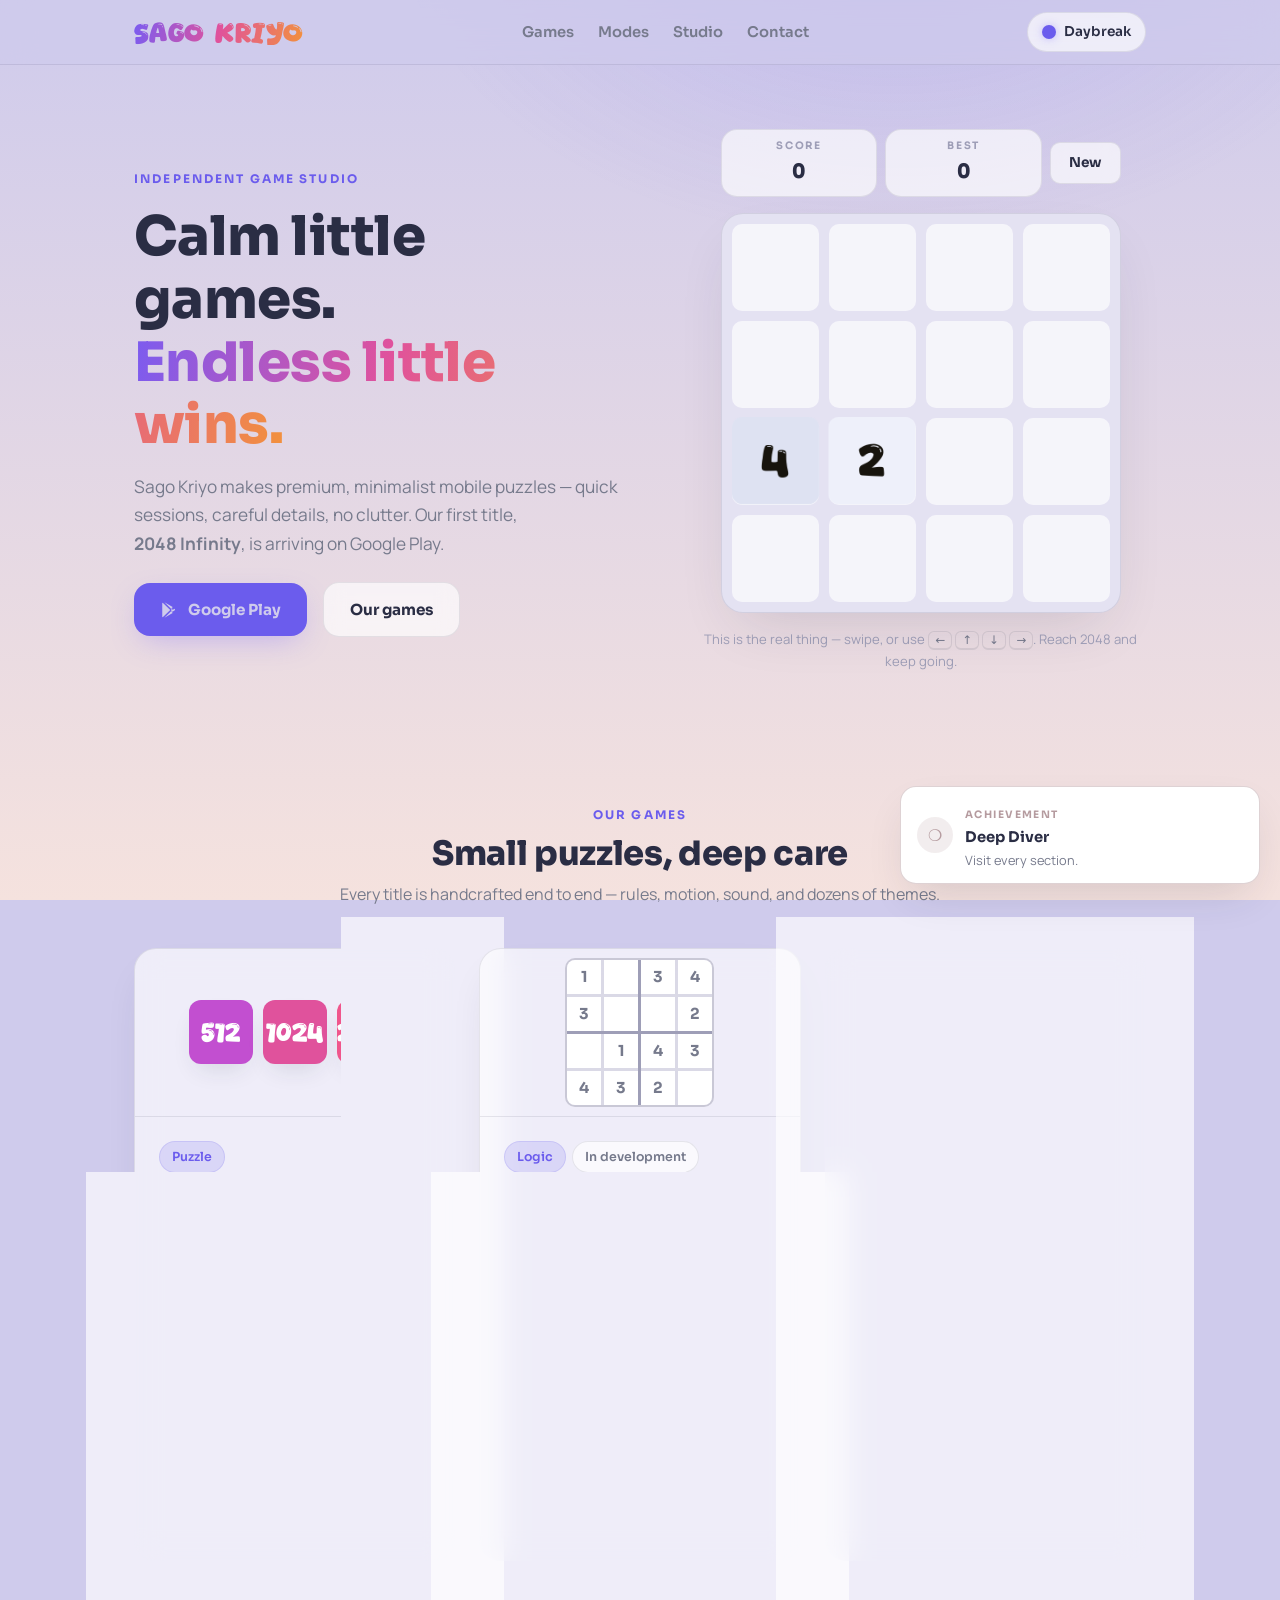
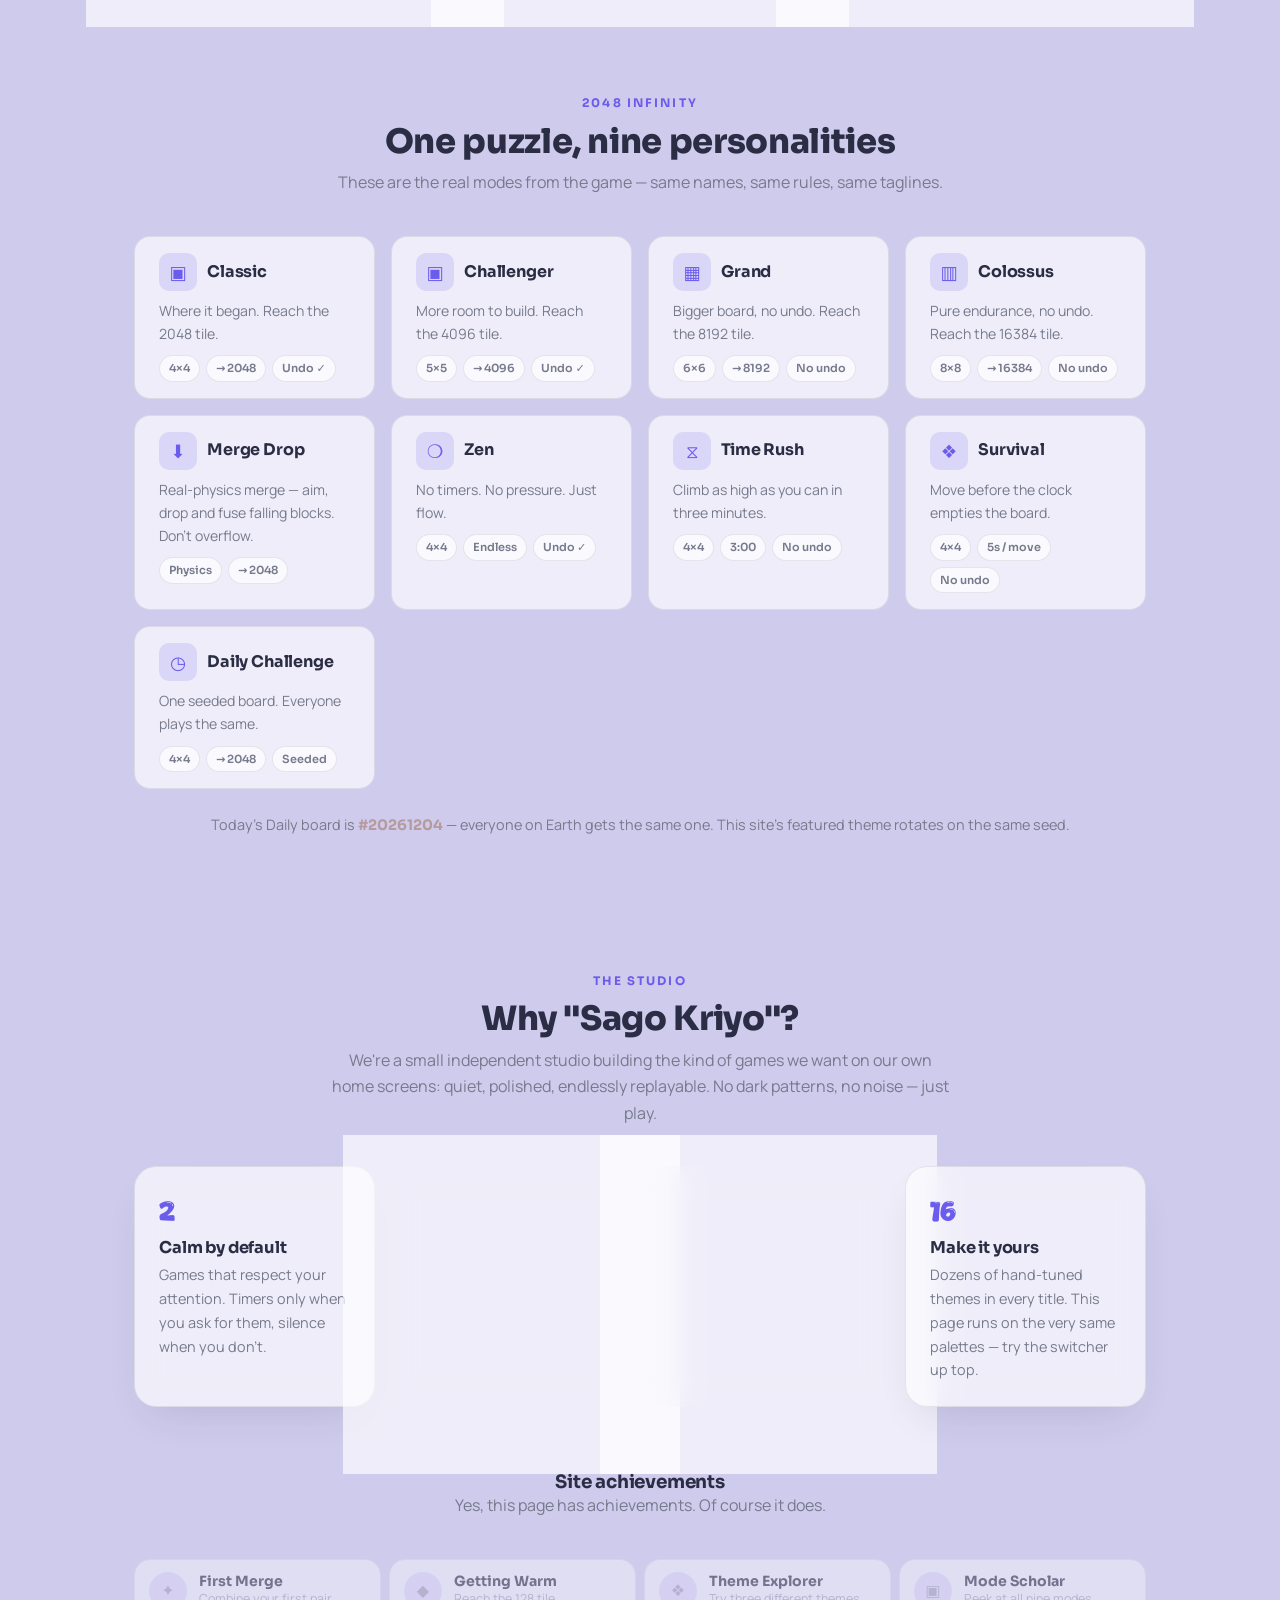
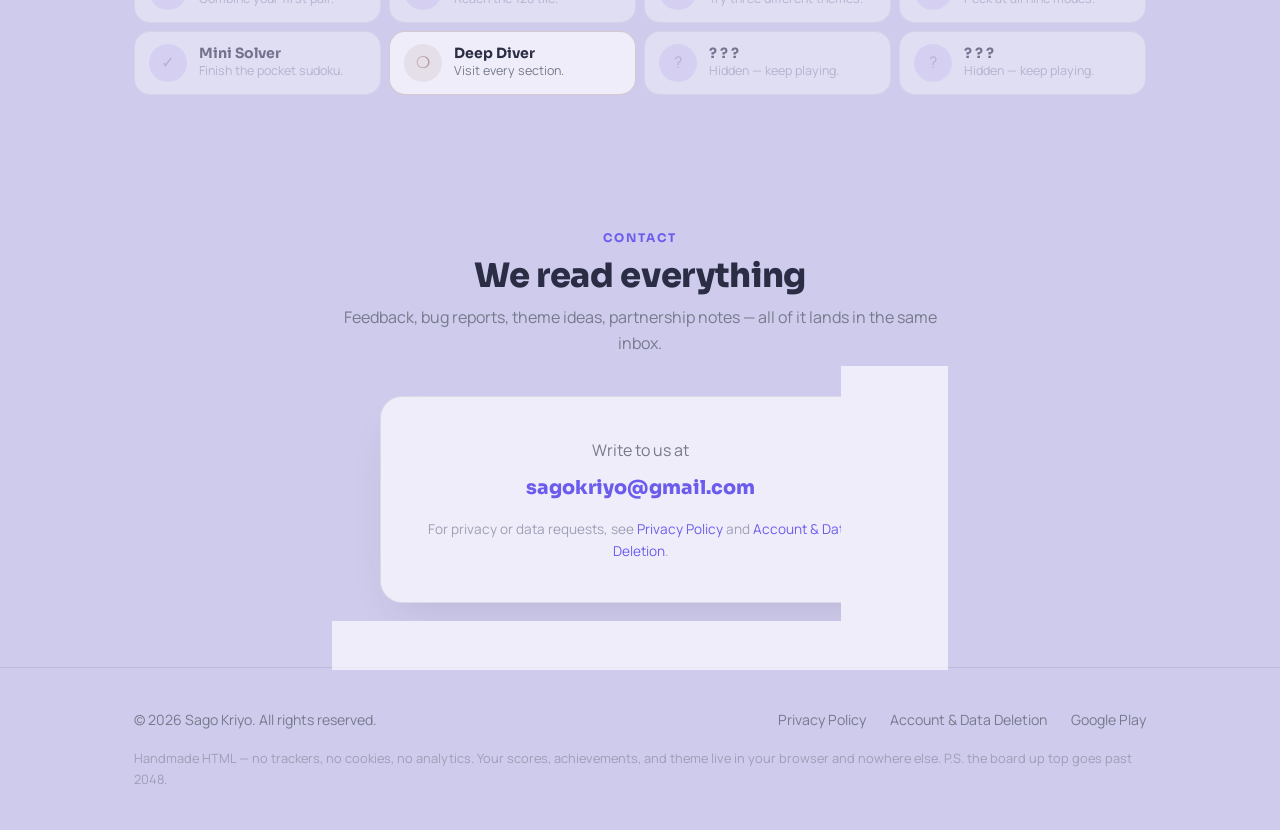
<file: index.html>
<!DOCTYPE html>
<html lang="en" data-theme="obsidian">
<head>
<meta charset="UTF-8">
<meta name="viewport" content="width=device-width, initial-scale=1.0, viewport-fit=cover">
<title>Sago Kriyo — Calm little games. Endless little wins.</title>
<meta name="description" content="Sago Kriyo is an independent mobile game studio. Our first title, 2048 Infinity, brings the classic merge puzzle to Google Play with 9 modes, 33 hand-tuned themes, and a calm premium feel. Play a real board right on this page.">
<link rel="canonical" href="https://sagokriyo.com/">

<meta property="og:type" content="website">
<meta property="og:site_name" content="Sago Kriyo">
<meta property="og:title" content="Sago Kriyo — Calm little games. Endless little wins.">
<meta property="og:description" content="Independent mobile game studio. 2048 Infinity is arriving on Google Play — 9 modes, 33 themes, offline, calm. Play a live board on the site.">
<meta property="og:url" content="https://sagokriyo.com/">
<meta property="og:image" content="https://sagokriyo.com/assets/og/og-image.png">
<meta property="og:image:width" content="1200">
<meta property="og:image:height" content="630">
<meta name="twitter:card" content="summary_large_image">

<meta name="color-scheme" content="dark light">
<meta name="theme-color" media="(prefers-color-scheme: dark)" content="#000000">
<meta name="theme-color" media="(prefers-color-scheme: light)" content="#cfcbec">

<link rel="icon" href="/favicon.svg" type="image/svg+xml">
<link rel="icon" href="/assets/icons/favicon-192.png" type="image/png" sizes="192x192">
<link rel="apple-touch-icon" href="/assets/icons/apple-touch-icon.png">

<link rel="preload" href="/assets/fonts/MalamPoek.ttf" as="font" type="font/ttf" crossorigin>
<link rel="preload" href="/assets/fonts/Sora.woff2" as="font" type="font/woff2" crossorigin>
<link rel="preload" href="/assets/fonts/Manrope.woff2" as="font" type="font/woff2" crossorigin>

<script src="/assets/js/themes.js?v=2"></script>
<script>SK.bootTheme();</script>
<link rel="stylesheet" href="/assets/css/site.css?v=2">
<script src="/assets/js/game2048.js?v=2" defer></script>
<script src="/assets/js/main.js?v=2" defer></script>

<script type="application/ld+json">
{
  "@context": "https://schema.org",
  "@graph": [
    {
      "@type": "Organization",
      "name": "Sago Kriyo",
      "url": "https://sagokriyo.com/",
      "logo": "https://sagokriyo.com/assets/icons/favicon-512.png",
      "email": "sagokriyo@gmail.com",
      "description": "Independent mobile game studio crafting calm, premium puzzle games."
    },
    {
      "@type": "MobileApplication",
      "name": "2048 Infinity",
      "operatingSystem": "ANDROID",
      "applicationCategory": "GameApplication",
      "genre": "Puzzle",
      "author": { "@type": "Organization", "name": "Sago Kriyo" },
      "installUrl": "https://play.google.com/store/apps/details?id=com.sagokriyo.infinity",
      "offers": { "@type": "Offer", "price": "0", "priceCurrency": "USD" }
    }
  ]
}
</script>
</head>
<body>
<a class="skip-link" href="#main">Skip to content</a>
<div class="bg-glow" aria-hidden="true"></div>

<header class="site-header">
  <div class="container">
    <nav aria-label="Main">
      <a class="wordmark" href="/">sago kriyo</a>
      <div class="nav-links">
        <a href="#games">Games</a>
        <a href="#modes">Modes</a>
        <a href="#about">Studio</a>
        <a href="#contact">Contact</a>
      </div>
      <div class="theme-ctl">
        <button class="theme-btn" type="button" aria-expanded="false" aria-haspopup="true">
          <span class="swatch" aria-hidden="true"></span>
          <span class="theme-name">Obsidian</span>
        </button>
        <div class="theme-pop" hidden aria-label="Choose a theme">
          <p class="dim" style="font-size:.8rem">All 33 palettes from 2048&nbsp;Infinity — the exact colors the game ships, grouped the way the game groups them.</p>
        </div>
      </div>
    </nav>
  </div>
</header>

<main id="main">

  <!-- ======================= hero ======================= -->
  <section class="hero" id="top">
    <div class="container hero-grid">
      <div class="hero-copy">
        <span class="eyebrow">Independent game studio</span>
        <h1>Calm little games.<br><span class="grad">Endless little wins.</span></h1>
        <p class="lead">Sago Kriyo makes premium, minimalist mobile puzzles — quick sessions, careful details, no clutter. Our first title, <strong>2048&nbsp;Infinity</strong>, is arriving on Google&nbsp;Play.</p>
        <div class="hero-ctas">
          <a class="btn btn--primary" href="https://play.google.com/store/apps/details?id=com.sagokriyo.infinity" rel="noopener">
            <svg width="18" height="18" viewBox="0 0 24 24" fill="currentColor" aria-hidden="true"><path d="M3.6 2.3 13.7 12 3.6 21.7c-.4-.2-.6-.6-.6-1.1V3.4c0-.5.2-.9.6-1.1zm11.5 8.3L5.9 1.7l11 6.3-1.8 2.6zm1.4 1.4 2.9-1.7c.8.5.8 1.7 0 2.2l-2.9 1.7-2-2.2 2-2zm-1.4 1.4 1.8 2.6-11 6.3 9.2-8.9z"/></svg>
            Google&nbsp;Play
          </a>
          <a class="btn btn--glass" href="#games">Our games</a>
        </div>
      </div>

      <div class="board-wrap">
        <div class="board-hud">
          <div class="hud-stat"><span class="k">Score</span><span class="v" id="hud-score" aria-live="polite">0</span></div>
          <div class="hud-stat"><span class="k">Best</span><span class="v" id="hud-best">0</span></div>
          <button class="btn btn--glass btn--small" id="hud-new" type="button" title="Start a new game">New</button>
        </div>
        <div class="board" id="hero-board" tabindex="0" role="application"
             aria-label="Playable 2048 board. Use the arrow keys or swipe to slide tiles.">
          <div class="board-cells" aria-hidden="true">
            <div class="cell"></div><div class="cell"></div><div class="cell"></div><div class="cell"></div>
            <div class="cell"></div><div class="cell"></div><div class="cell"></div><div class="cell"></div>
            <div class="cell"></div><div class="cell"></div><div class="cell"></div><div class="cell"></div>
            <div class="cell"></div><div class="cell"></div><div class="cell"></div><div class="cell"></div>
          </div>
          <div class="tiles" aria-hidden="true"></div>
        </div>
        <p class="board-hint">This is the real thing — swipe, or use <kbd>←</kbd> <kbd>↑</kbd> <kbd>↓</kbd> <kbd>→</kbd>. Reach 2048 and keep going.</p>
        <noscript><p class="board-hint">The playable board needs JavaScript — the games below don't.</p></noscript>
      </div>
    </div>
  </section>

  <!-- ======================= games ======================= -->
  <section id="games">
    <div class="container">
      <div class="sec-head reveal">
        <span class="eyebrow">Our games</span>
        <h2>Small puzzles, deep care</h2>
        <p>Every title is handcrafted end to end — rules, motion, sound, and dozens of themes.</p>
      </div>
      <div class="games-grid">

        <article class="card card--hover game-card reveal">
          <div class="game-art art-2048" aria-hidden="true">
            <div class="mini" style="background:#c24fd0;color:#fff">512</div>
            <div class="mini" style="background:#e0529c;color:#fff">1024</div>
            <div class="mini" style="background:#f0568c;color:#fff">2048</div>
          </div>
          <div class="game-body">
            <div class="game-meta">
              <span class="pill pill--accent">Puzzle</span>
              <span class="pill pill--gold">Launching soon on Google Play</span>
            </div>
            <h3>2048 Infinity</h3>
            <p>The classic merge puzzle, rebuilt as something you'll want to live in. Slide, merge, and climb from quiet neutrals to warm gold — then keep going past 2048, forever.</p>
            <div class="game-meta">
              <span class="pill">9 modes</span>
              <span class="pill">33 themes</span>
              <span class="pill">Offline</span>
              <span class="pill">4×4 → 8×8</span>
            </div>
            <div class="game-cta">
              <a class="btn btn--primary btn--small" href="https://play.google.com/store/apps/details?id=com.sagokriyo.infinity" rel="noopener">Google Play</a>
              <a class="btn btn--ghost btn--small" href="#modes">See the modes</a>
            </div>
          </div>
        </article>

        <article class="card card--hover game-card reveal">
          <div class="game-art" aria-label="Pocket sudoku — tap an empty cell to fill it">
            <div class="sudoku-mini">
              <span class="given">1</span><button type="button" data-rc="0,1" aria-label="Reveal cell"></button><span class="given">3</span><span class="given">4</span>
              <span class="given">3</span><button type="button" data-rc="1,1" aria-label="Reveal cell"></button><button type="button" data-rc="1,2" aria-label="Reveal cell"></button><span class="given">2</span>
              <button type="button" data-rc="2,0" aria-label="Reveal cell"></button><span class="given">1</span><span class="given">4</span><span class="given">3</span>
              <span class="given">4</span><span class="given">3</span><span class="given">2</span><button type="button" data-rc="3,3" aria-label="Reveal cell"></button>
            </div>
          </div>
          <div class="game-body">
            <div class="game-meta">
              <span class="pill pill--accent">Logic</span>
              <span class="pill">In development</span>
            </div>
            <h3>Sudoku</h3>
            <p>A serene take on the classic — from Killer to Thermo to shape variants, with a seeded daily challenge and leaderboards to climb. Try the pocket board above.</p>
            <div class="game-meta">
              <span class="pill">13+ modes</span>
              <span class="pill">Daily leaderboards</span>
              <span class="pill">Serene pace</span>
            </div>
          </div>
        </article>

        <article class="card game-card reveal">
          <div class="game-art" aria-hidden="true">
            <div class="art-mystery">?</div>
          </div>
          <div class="game-body">
            <div class="game-meta">
              <span class="pill">Unannounced</span>
            </div>
            <h3>Two tiles are touching…</h3>
            <p>Something new is forming in the studio. It's small, it's calm, and it merges beautifully. Watch this space.</p>
          </div>
        </article>

      </div>
    </div>
  </section>

  <!-- ======================= modes ======================= -->
  <section id="modes">
    <div class="container">
      <div class="sec-head reveal">
        <span class="eyebrow">2048 Infinity</span>
        <h2>One puzzle, nine personalities</h2>
        <p>These are the real modes from the game — same names, same rules, same taglines.</p>
      </div>
      <div class="modes-grid">
        <button class="mode-chip reveal" type="button" data-mode="classic" aria-pressed="false">
          <div class="mode-top"><span class="glyph" aria-hidden="true">▣</span><h3>Classic</h3></div>
          <p class="tagline">Where it began. Reach the 2048 tile.</p>
          <div class="mode-specs"><span class="pill">4×4</span><span class="pill">→ 2048</span><span class="pill">Undo ✓</span></div>
        </button>
        <button class="mode-chip reveal" type="button" data-mode="challenger" aria-pressed="false">
          <div class="mode-top"><span class="glyph" aria-hidden="true">▣</span><h3>Challenger</h3></div>
          <p class="tagline">More room to build. Reach the 4096 tile.</p>
          <div class="mode-specs"><span class="pill">5×5</span><span class="pill">→ 4096</span><span class="pill">Undo ✓</span></div>
        </button>
        <button class="mode-chip reveal" type="button" data-mode="grand" aria-pressed="false">
          <div class="mode-top"><span class="glyph" aria-hidden="true">▦</span><h3>Grand</h3></div>
          <p class="tagline">Bigger board, no undo. Reach the 8192 tile.</p>
          <div class="mode-specs"><span class="pill">6×6</span><span class="pill">→ 8192</span><span class="pill">No undo</span></div>
        </button>
        <button class="mode-chip reveal" type="button" data-mode="colossus" aria-pressed="false">
          <div class="mode-top"><span class="glyph" aria-hidden="true">▥</span><h3>Colossus</h3></div>
          <p class="tagline">Pure endurance, no undo. Reach the 16384 tile.</p>
          <div class="mode-specs"><span class="pill">8×8</span><span class="pill">→ 16384</span><span class="pill">No undo</span></div>
        </button>
        <button class="mode-chip reveal" type="button" data-mode="merge_drop" aria-pressed="false">
          <div class="mode-top"><span class="glyph" aria-hidden="true">⬇</span><h3>Merge Drop</h3></div>
          <p class="tagline">Real-physics merge — aim, drop and fuse falling blocks. Don't overflow.</p>
          <div class="mode-specs"><span class="pill">Physics</span><span class="pill">→ 2048</span></div>
        </button>
        <button class="mode-chip reveal" type="button" data-mode="zen" aria-pressed="false">
          <div class="mode-top"><span class="glyph" aria-hidden="true">❍</span><h3>Zen</h3></div>
          <p class="tagline">No timers. No pressure. Just flow.</p>
          <div class="mode-specs"><span class="pill">4×4</span><span class="pill">Endless</span><span class="pill">Undo ✓</span></div>
        </button>
        <button class="mode-chip reveal" type="button" data-mode="time_rush" aria-pressed="false">
          <div class="mode-top"><span class="glyph" aria-hidden="true">⧖</span><h3>Time Rush</h3></div>
          <p class="tagline">Climb as high as you can in three minutes.</p>
          <div class="mode-specs"><span class="pill">4×4</span><span class="pill">3:00</span><span class="pill">No undo</span></div>
        </button>
        <button class="mode-chip reveal" type="button" data-mode="survival" aria-pressed="false">
          <div class="mode-top"><span class="glyph" aria-hidden="true">❖</span><h3>Survival</h3></div>
          <p class="tagline">Move before the clock empties the board.</p>
          <div class="mode-specs"><span class="pill">4×4</span><span class="pill">5s / move</span><span class="pill">No undo</span></div>
        </button>
        <button class="mode-chip reveal" type="button" data-mode="daily" aria-pressed="false">
          <div class="mode-top"><span class="glyph" aria-hidden="true">◷</span><h3>Daily Challenge</h3></div>
          <p class="tagline">One seeded board. Everyone plays the same.</p>
          <div class="mode-specs"><span class="pill">4×4</span><span class="pill">→ 2048</span><span class="pill">Seeded</span></div>
        </button>
      </div>
      <p class="modes-daily-note reveal">Today's Daily board is <strong data-daily-seed>#</strong> — everyone on Earth gets the same one. This site's featured theme rotates on the same seed.</p>
    </div>
  </section>

  <!-- ======================= about ======================= -->
  <section id="about">
    <div class="container">
      <div class="sec-head reveal">
        <span class="eyebrow">The studio</span>
        <h2>Why "Sago Kriyo"?</h2>
        <p>We're a small independent studio building the kind of games we want on our own home screens: quiet, polished, endlessly replayable. No dark patterns, no noise — just play.</p>
      </div>
      <div class="pillars">
        <div class="card pillar reveal">
          <span class="num" aria-hidden="true">2</span>
          <h3>Calm by default</h3>
          <p>Games that respect your attention. Timers only when you ask for them, silence when you don't.</p>
        </div>
        <div class="card pillar reveal">
          <span class="num" aria-hidden="true">4</span>
          <h3>Progression as ascent</h3>
          <p>Quiet neutrals climb toward warm gold. Growth should feel like light changing, not confetti shouting.</p>
        </div>
        <div class="card pillar reveal">
          <span class="num" aria-hidden="true">8</span>
          <h3>Motion with restraint</h3>
          <p>Every animation earns its place — and steps aside entirely if your device asks for reduced motion.</p>
        </div>
        <div class="card pillar reveal">
          <span class="num" aria-hidden="true">16</span>
          <h3>Make it yours</h3>
          <p>Dozens of hand-tuned themes in every title. This page runs on the very same palettes — try the switcher up top.</p>
        </div>
      </div>

      <div class="sec-head reveal" style="margin-top:var(--sp-2xl)">
        <h3>Site achievements</h3>
        <p class="dim">Yes, this page has achievements. Of course it does.</p>
      </div>
      <div class="ach-gallery reveal" aria-label="Site achievements">
        <div class="ach" data-ach="first_merge"><span class="ach-icon" aria-hidden="true">✦</span><div><div class="t">First Merge</div><div class="d">Combine your first pair.</div></div></div>
        <div class="ach" data-ach="reach_128"><span class="ach-icon" aria-hidden="true">◆</span><div><div class="t">Getting Warm</div><div class="d">Reach the 128 tile.</div></div></div>
        <div class="ach" data-ach="theme_explorer"><span class="ach-icon" aria-hidden="true">❖</span><div><div class="t">Theme Explorer</div><div class="d">Try three different themes.</div></div></div>
        <div class="ach" data-ach="mode_scholar"><span class="ach-icon" aria-hidden="true">▣</span><div><div class="t">Mode Scholar</div><div class="d">Peek at all nine modes.</div></div></div>
        <div class="ach" data-ach="mini_solver"><span class="ach-icon" aria-hidden="true">✓</span><div><div class="t">Mini Solver</div><div class="d">Finish the pocket sudoku.</div></div></div>
        <div class="ach" data-ach="deep_diver"><span class="ach-icon" aria-hidden="true">❍</span><div><div class="t">Deep Diver</div><div class="d">Visit every section.</div></div></div>
        <div class="ach" data-ach="reach_2048"><span class="ach-icon" aria-hidden="true">∞</span><div><div class="t">Infinity</div><div class="d">Reach the 2048 tile.</div></div></div>
        <div class="ach" data-ach="steady_hand"><span class="ach-icon" aria-hidden="true">◷</span><div><div class="t">Steady Hand</div><div class="d">Visit on three different days.</div></div></div>
      </div>
    </div>
  </section>

  <!-- ======================= contact ======================= -->
  <section id="contact">
    <div class="container">
      <div class="sec-head reveal">
        <span class="eyebrow">Contact</span>
        <h2>We read everything</h2>
        <p>Feedback, bug reports, theme ideas, partnership notes — all of it lands in the same inbox.</p>
      </div>
      <div class="card contact-card reveal">
        <p class="dim" style="margin-bottom:8px">Write to us at</p>
        <a class="email" href="mailto:sagokriyo@gmail.com">sagokriyo@gmail.com</a>
        <p class="faint" style="margin-top:14px;font-size:.85rem">For privacy or data requests, see <a href="/privacy/">Privacy Policy</a> and <a href="/delete-account/">Account &amp; Data Deletion</a>.</p>
      </div>
    </div>
  </section>

</main>

<footer class="site-footer">
  <div class="container">
    <div class="foot-grid">
      <div>© <span id="yr">2026</span> Sago Kriyo. All rights reserved.</div>
      <div class="foot-links">
        <a href="/privacy/">Privacy Policy</a>
        <a href="/delete-account/">Account &amp; Data Deletion</a>
        <a href="https://play.google.com/store/apps/details?id=com.sagokriyo.infinity" rel="noopener">Google Play</a>
      </div>
    </div>
    <p class="foot-note">Handmade HTML — no trackers, no cookies, no analytics. Your scores, achievements, and theme live in your browser and nowhere else. P.S. the board up top goes past 2048.</p>
  </div>
</footer>
</body>
</html>
</file>
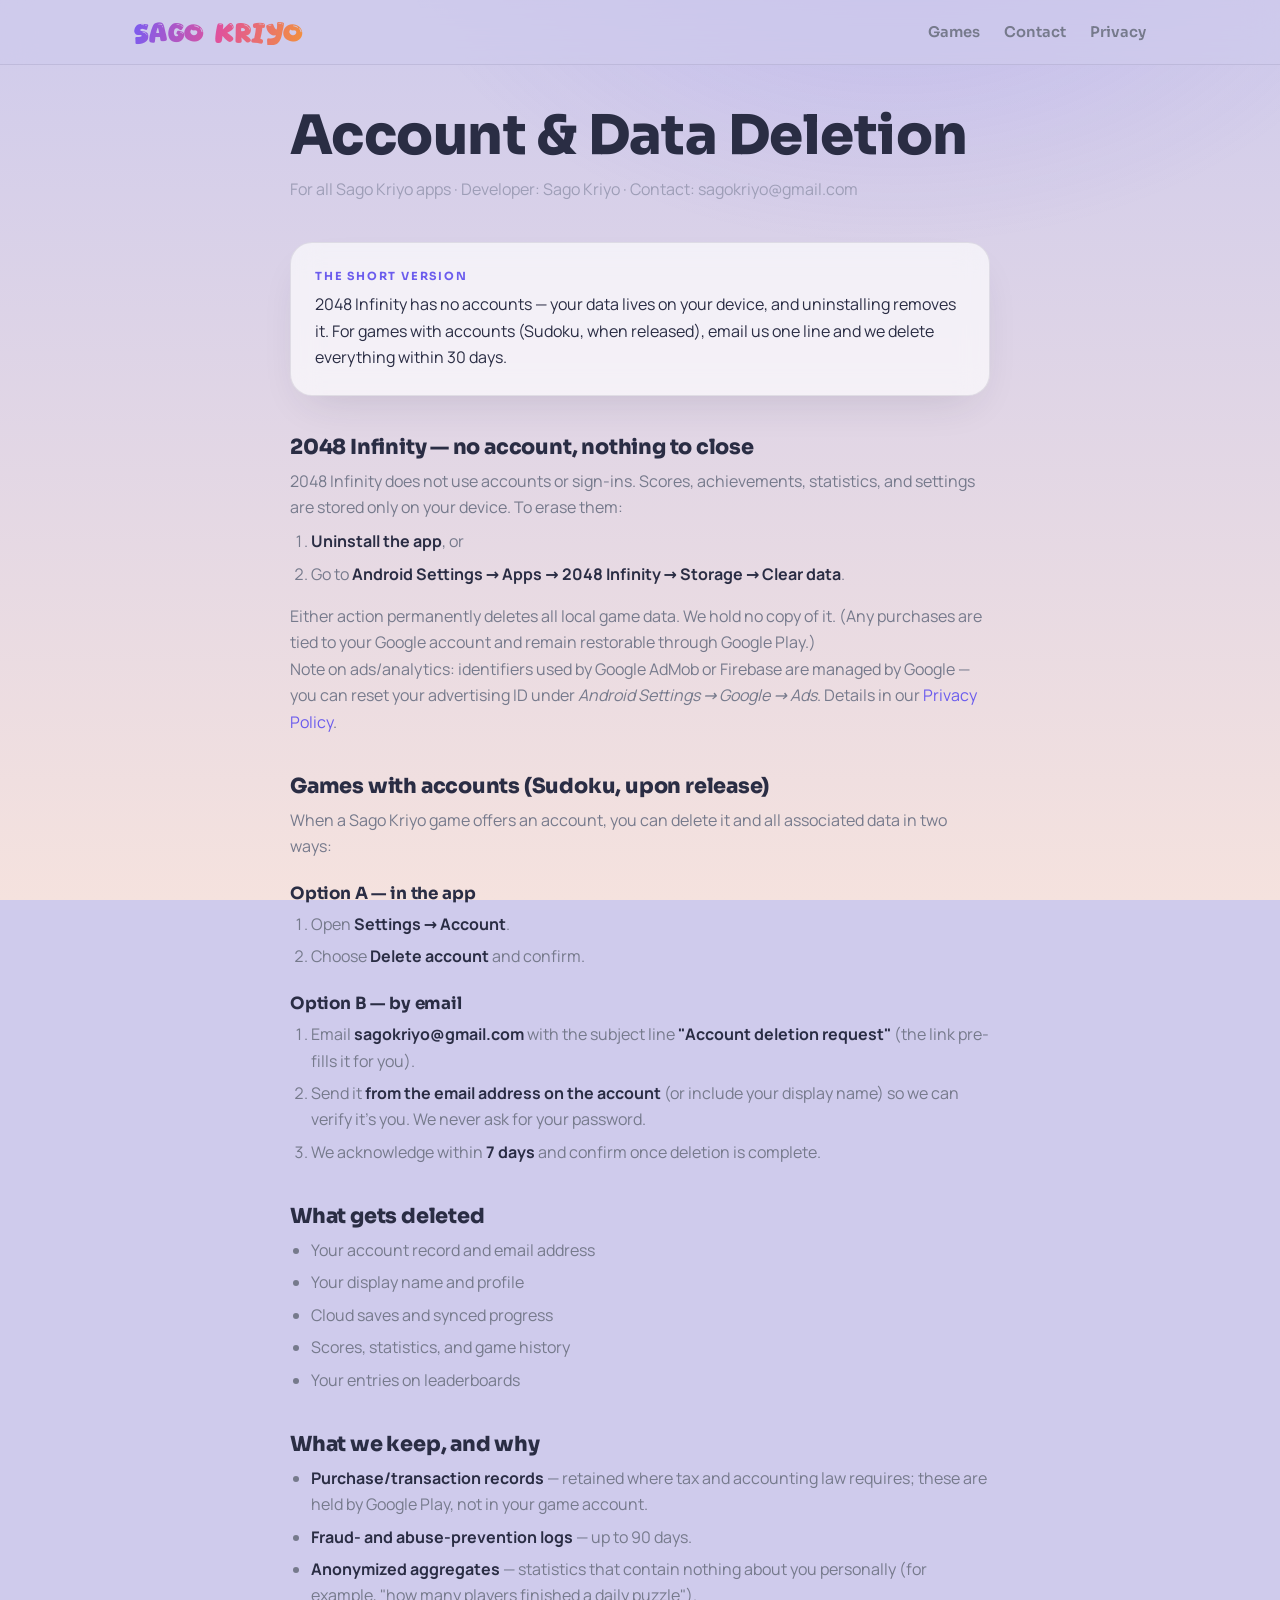
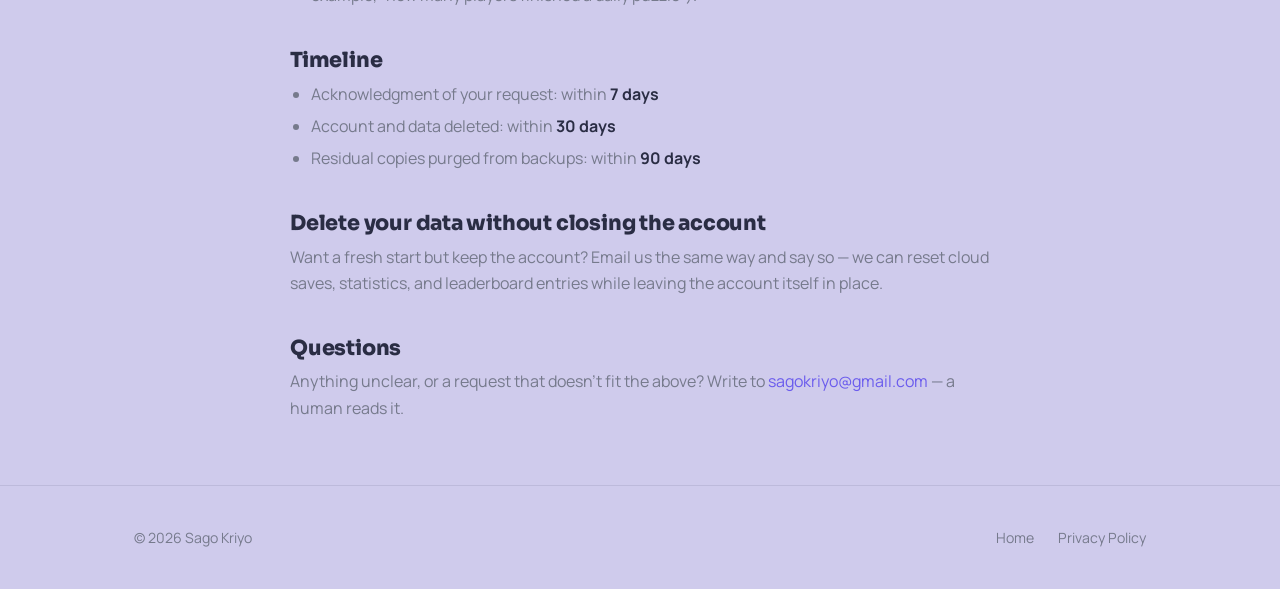
<file: delete-account/index.html>
<!DOCTYPE html>
<html lang="en" data-theme="obsidian">
<head>
<meta charset="UTF-8">
<meta name="viewport" content="width=device-width, initial-scale=1.0, viewport-fit=cover">
<title>Account &amp; Data Deletion — Sago Kriyo</title>
<meta name="description" content="How to delete your account and data in Sago Kriyo games, including 2048 Infinity and Sudoku. What gets deleted, what we keep, and how long it takes.">
<link rel="canonical" href="https://sagokriyo.com/delete-account/">
<meta name="color-scheme" content="dark light">
<meta name="theme-color" media="(prefers-color-scheme: dark)" content="#000000">
<meta name="theme-color" media="(prefers-color-scheme: light)" content="#cfcbec">
<link rel="icon" href="/favicon.svg" type="image/svg+xml">
<link rel="apple-touch-icon" href="/assets/icons/apple-touch-icon.png">
<script src="/assets/js/themes.js?v=2"></script>
<script>SK.bootTheme();</script>
<link rel="stylesheet" href="/assets/css/site.css?v=2">
</head>
<body>
<a class="skip-link" href="#main">Skip to content</a>
<div class="bg-glow" aria-hidden="true"></div>

<header class="site-header">
  <div class="container">
    <nav aria-label="Main">
      <a class="wordmark" href="/">sago kriyo</a>
      <div class="nav-links">
        <a href="/#games">Games</a>
        <a href="/#contact">Contact</a>
        <a href="/privacy/">Privacy</a>
      </div>
    </nav>
  </div>
</header>

<main id="main" class="container">
  <article class="prose">
    <h1>Account &amp; Data Deletion</h1>
    <p class="meta">For all Sago Kriyo apps · Developer: Sago Kriyo · Contact: sagokriyo@gmail.com</p>

    <div class="card summary-card">
      <span class="k">The short version</span>
      <p>2048 Infinity has no accounts — your data lives on your device, and uninstalling removes it. For games with accounts (Sudoku, when released), email us one line and we delete everything within 30 days.</p>
    </div>

    <h2>2048 Infinity — no account, nothing to close</h2>
    <p>2048 Infinity does not use accounts or sign-ins. Scores, achievements, statistics, and settings are stored only on your device. To erase them:</p>
    <ol>
      <li><strong>Uninstall the app</strong>, or</li>
      <li>Go to <strong>Android Settings → Apps → 2048 Infinity → Storage → Clear data</strong>.</li>
    </ol>
    <p>Either action permanently deletes all local game data. We hold no copy of it. (Any purchases are tied to your Google account and remain restorable through Google Play.)</p>
    <p class="dim">Note on ads/analytics: identifiers used by Google AdMob or Firebase are managed by Google — you can reset your advertising ID under <em>Android Settings → Google → Ads</em>. Details in our <a href="/privacy/">Privacy Policy</a>.</p>

    <h2>Games with accounts (Sudoku, upon release)</h2>
    <p>When a Sago Kriyo game offers an account, you can delete it and all associated data in two ways:</p>
    <h3>Option A — in the app</h3>
    <ol>
      <li>Open <strong>Settings → Account</strong>.</li>
      <li>Choose <strong>Delete account</strong> and confirm.</li>
    </ol>
    <h3>Option B — by email</h3>
    <ol>
      <li>Email <a href="mailto:sagokriyo@gmail.com?subject=Account%20deletion%20request&amp;body=Please%20delete%20my%20account%20and%20all%20associated%20data.%0A%0AGame%3A%20%0AAccount%20email%20or%20display%20name%3A%20"><strong>sagokriyo@gmail.com</strong></a> with the subject line <strong>"Account deletion request"</strong> (the link pre-fills it for you).</li>
      <li>Send it <strong>from the email address on the account</strong> (or include your display name) so we can verify it's you. We never ask for your password.</li>
      <li>We acknowledge within <strong>7 days</strong> and confirm once deletion is complete.</li>
    </ol>

    <h2>What gets deleted</h2>
    <ul>
      <li>Your account record and email address</li>
      <li>Your display name and profile</li>
      <li>Cloud saves and synced progress</li>
      <li>Scores, statistics, and game history</li>
      <li>Your entries on leaderboards</li>
    </ul>

    <h2>What we keep, and why</h2>
    <ul>
      <li><strong>Purchase/transaction records</strong> — retained where tax and accounting law requires; these are held by Google Play, not in your game account.</li>
      <li><strong>Fraud- and abuse-prevention logs</strong> — up to 90 days.</li>
      <li><strong>Anonymized aggregates</strong> — statistics that contain nothing about you personally (for example, "how many players finished a daily puzzle").</li>
    </ul>

    <h2>Timeline</h2>
    <ul>
      <li>Acknowledgment of your request: within <strong>7 days</strong></li>
      <li>Account and data deleted: within <strong>30 days</strong></li>
      <li>Residual copies purged from backups: within <strong>90 days</strong></li>
    </ul>

    <h2>Delete your data without closing the account</h2>
    <p>Want a fresh start but keep the account? Email us the same way and say so — we can reset cloud saves, statistics, and leaderboard entries while leaving the account itself in place.</p>

    <h2>Questions</h2>
    <p>Anything unclear, or a request that doesn't fit the above? Write to <a href="mailto:sagokriyo@gmail.com">sagokriyo@gmail.com</a> — a human reads it.</p>
  </article>
</main>

<footer class="site-footer">
  <div class="container">
    <div class="foot-grid">
      <div>© <span id="yr">2026</span> Sago Kriyo</div>
      <div class="foot-links">
        <a href="/">Home</a>
        <a href="/privacy/">Privacy Policy</a>
      </div>
    </div>
  </div>
</footer>
<script>document.getElementById('yr').textContent = new Date().getFullYear();</script>
</body>
</html>
</file>
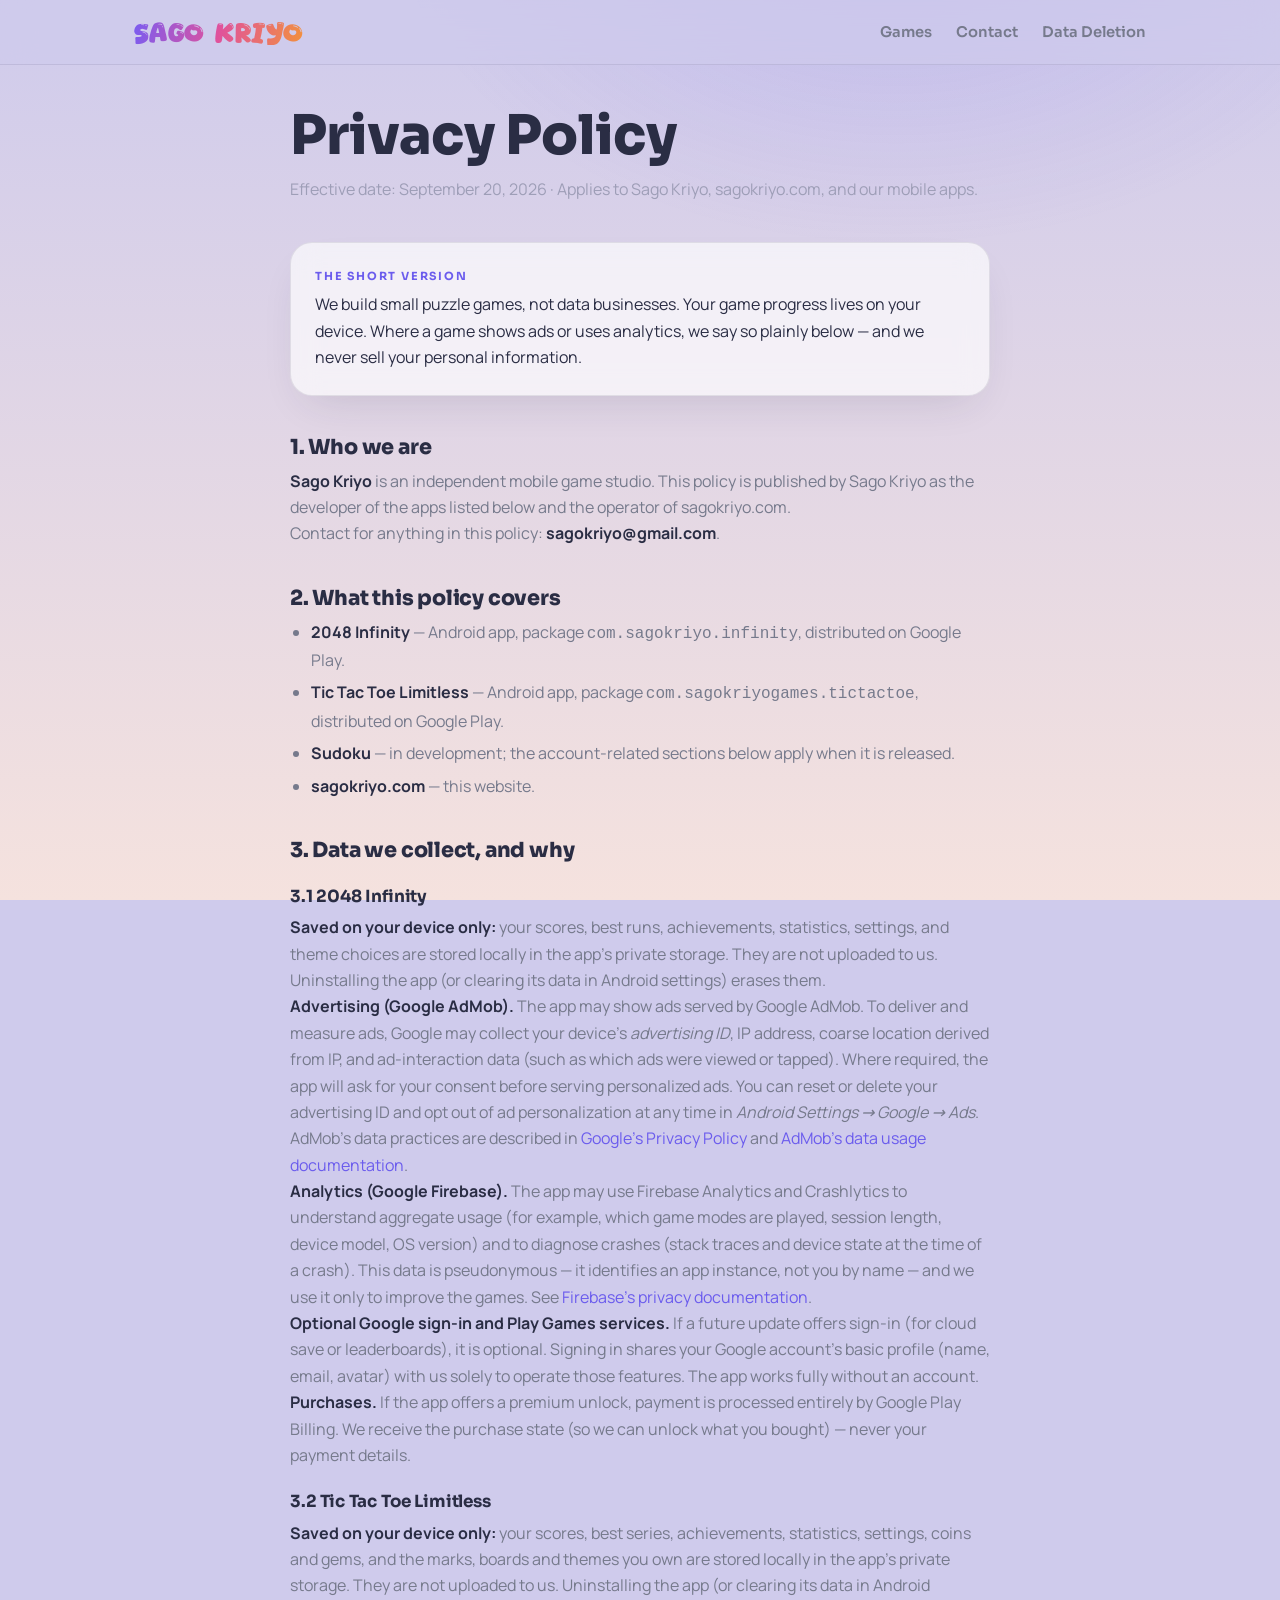
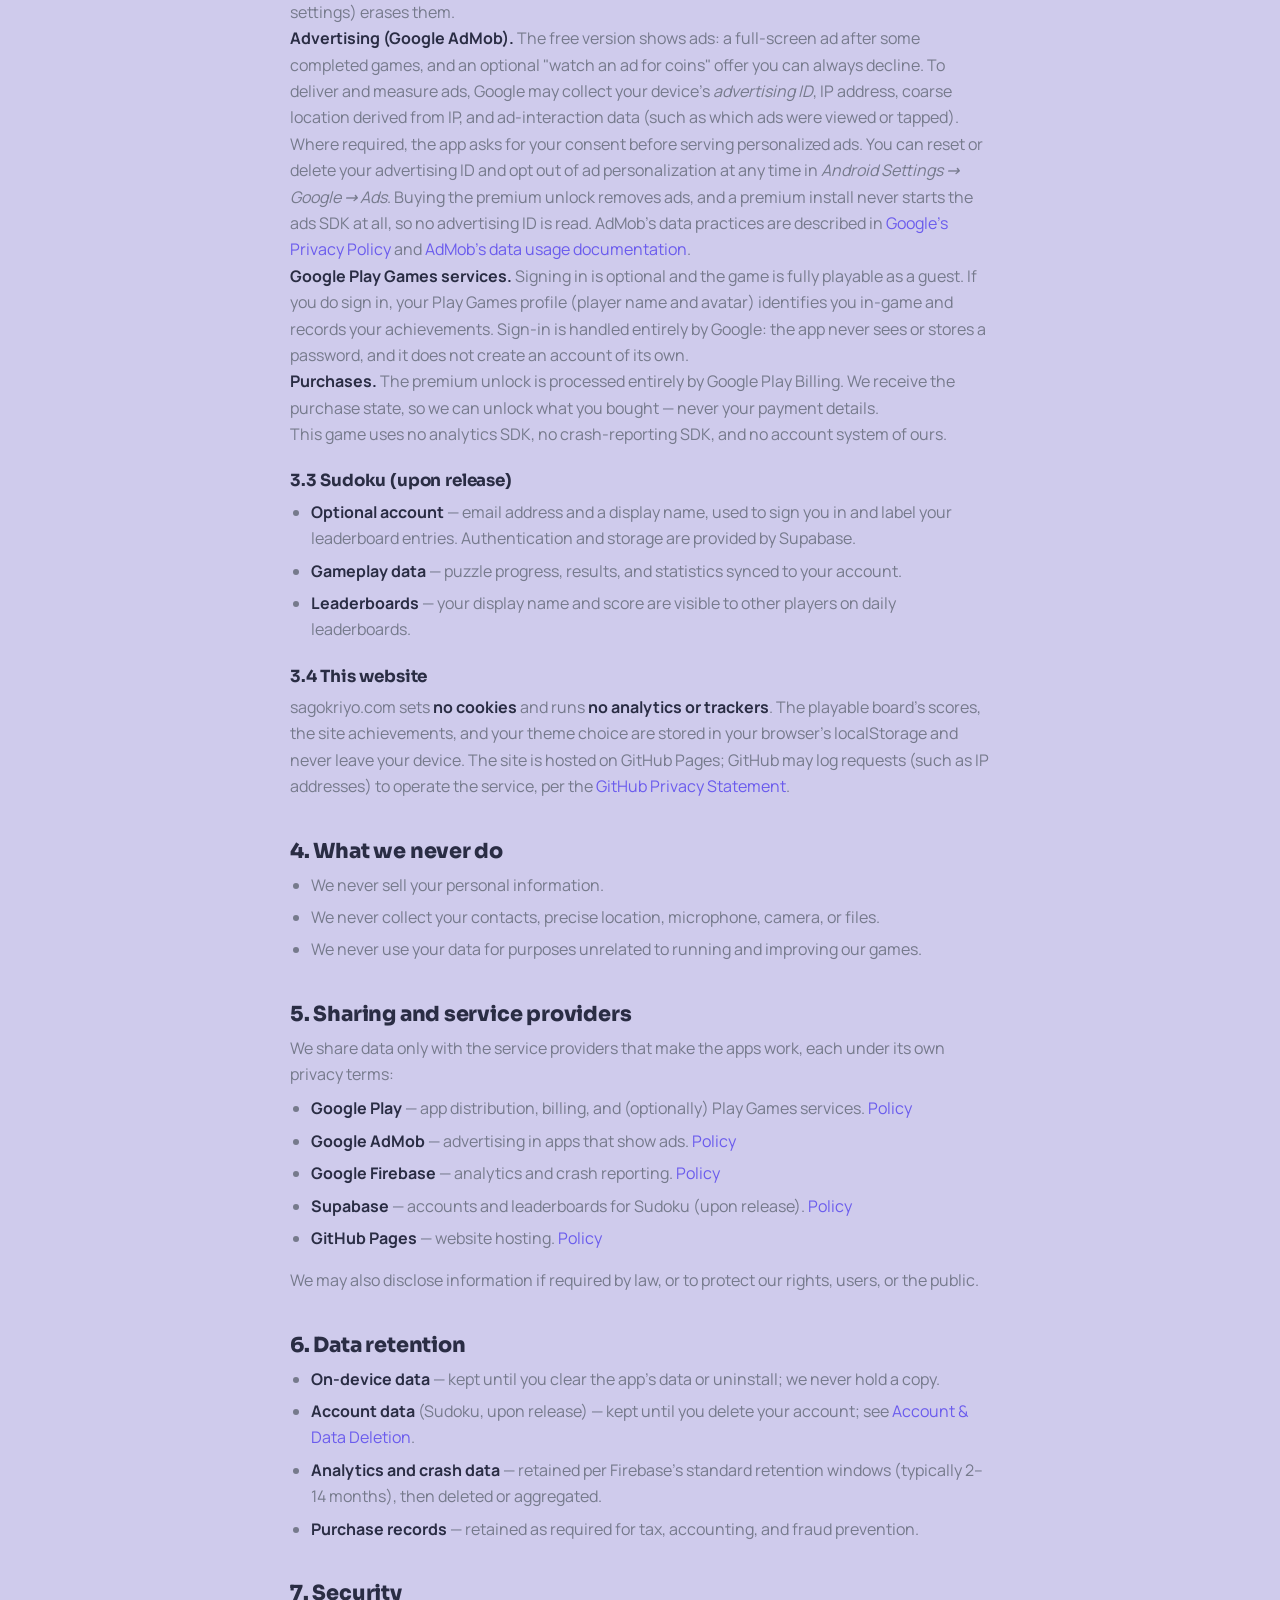
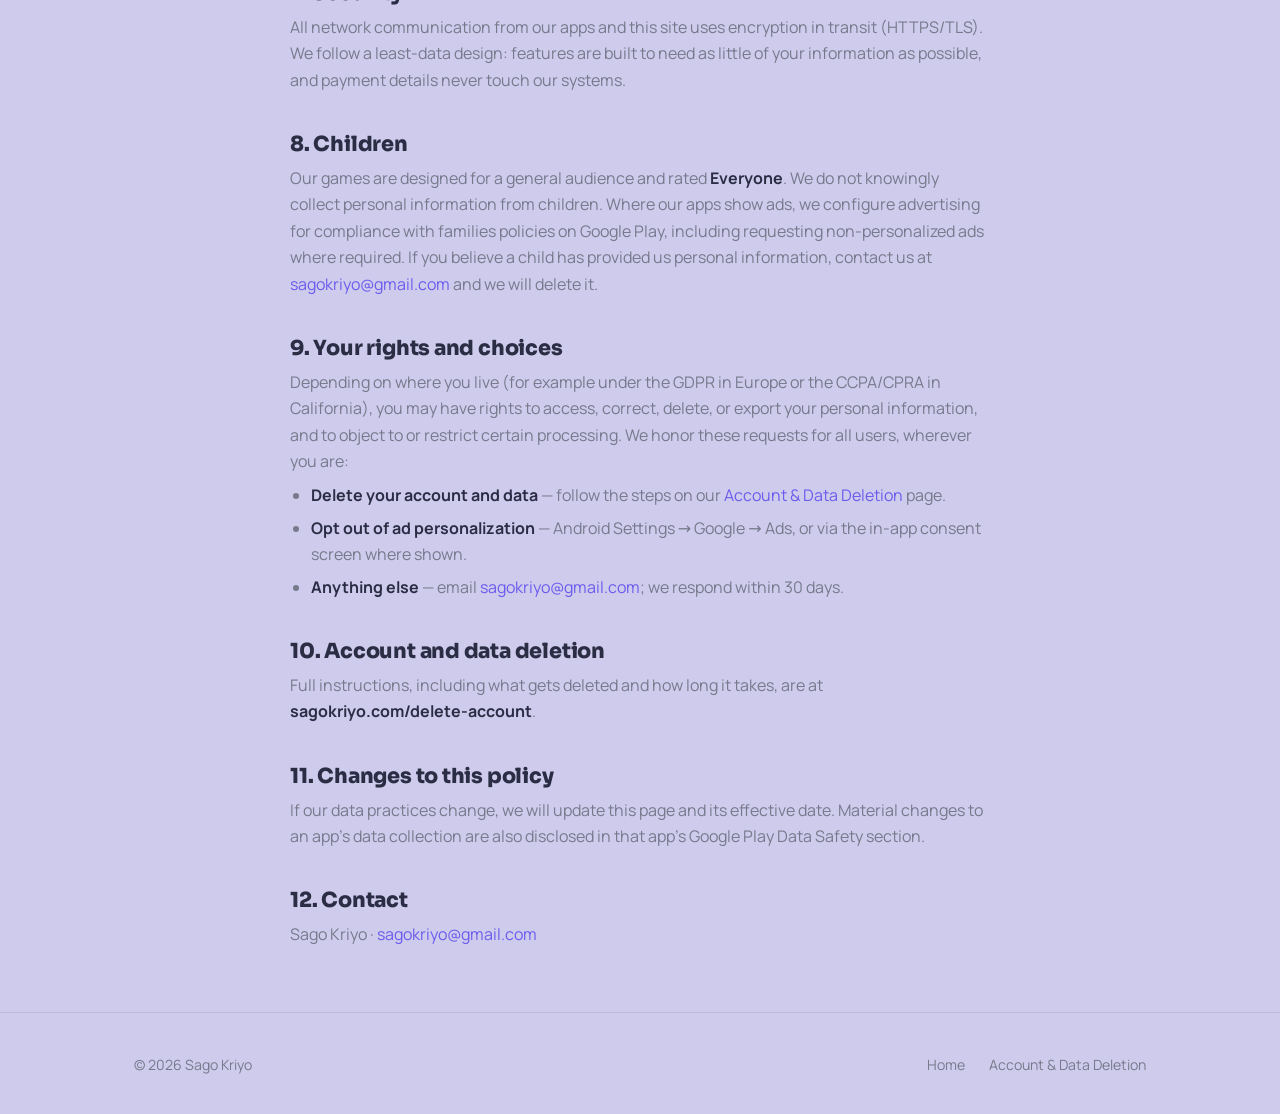
<file: privacy/index.html>
<!DOCTYPE html>
<html lang="en" data-theme="obsidian">
<head>
<meta charset="UTF-8">
<meta name="viewport" content="width=device-width, initial-scale=1.0, viewport-fit=cover">
<title>Privacy Policy — Sago Kriyo</title>
<meta name="description" content="Privacy policy for Sago Kriyo and its mobile games, including 2048 Infinity and Tic Tac Toe Limitless. What we collect, why, and your rights.">
<link rel="canonical" href="https://sagokriyo.com/privacy/">
<meta name="color-scheme" content="dark light">
<meta name="theme-color" media="(prefers-color-scheme: dark)" content="#000000">
<meta name="theme-color" media="(prefers-color-scheme: light)" content="#cfcbec">
<link rel="icon" href="/favicon.svg" type="image/svg+xml">
<link rel="apple-touch-icon" href="/assets/icons/apple-touch-icon.png">
<script src="/assets/js/themes.js?v=2"></script>
<script>SK.bootTheme();</script>
<link rel="stylesheet" href="/assets/css/site.css?v=2">
</head>
<body>
<a class="skip-link" href="#main">Skip to content</a>
<div class="bg-glow" aria-hidden="true"></div>

<header class="site-header">
  <div class="container">
    <nav aria-label="Main">
      <a class="wordmark" href="/">sago kriyo</a>
      <div class="nav-links">
        <a href="/#games">Games</a>
        <a href="/#contact">Contact</a>
        <a href="/delete-account/">Data Deletion</a>
      </div>
    </nav>
  </div>
</header>

<main id="main" class="container">
  <article class="prose">
    <h1>Privacy Policy</h1>
    <p class="meta">Effective date: September 20, 2026 · Applies to Sago Kriyo, sagokriyo.com, and our mobile apps.</p>

    <div class="card summary-card">
      <span class="k">The short version</span>
      <p>We build small puzzle games, not data businesses. Your game progress lives on your device. Where a game shows ads or uses analytics, we say so plainly below — and we never sell your personal information.</p>
    </div>

    <h2>1. Who we are</h2>
    <p><strong>Sago Kriyo</strong> is an independent mobile game studio. This policy is published by Sago Kriyo as the developer of the apps listed below and the operator of sagokriyo.com.</p>
    <p>Contact for anything in this policy: <a href="mailto:sagokriyo@gmail.com"><strong>sagokriyo@gmail.com</strong></a>.</p>

    <h2>2. What this policy covers</h2>
    <ul>
      <li><strong>2048 Infinity</strong> — Android app, package <code>com.sagokriyo.infinity</code>, distributed on Google Play.</li>
      <li><strong>Tic Tac Toe Limitless</strong> — Android app, package <code>com.sagokriyogames.tictactoe</code>, distributed on Google Play.</li>
      <li><strong>Sudoku</strong> — in development; the account-related sections below apply when it is released.</li>
      <li><strong>sagokriyo.com</strong> — this website.</li>
    </ul>

    <h2>3. Data we collect, and why</h2>

    <h3>3.1 2048 Infinity</h3>
    <p><strong>Saved on your device only:</strong> your scores, best runs, achievements, statistics, settings, and theme choices are stored locally in the app's private storage. They are not uploaded to us. Uninstalling the app (or clearing its data in Android settings) erases them.</p>
    <p><strong>Advertising (Google AdMob).</strong> The app may show ads served by Google AdMob. To deliver and measure ads, Google may collect your device's <em>advertising ID</em>, IP address, coarse location derived from IP, and ad-interaction data (such as which ads were viewed or tapped). Where required, the app will ask for your consent before serving personalized ads. You can reset or delete your advertising ID and opt out of ad personalization at any time in <em>Android Settings → Google → Ads</em>. AdMob's data practices are described in <a href="https://policies.google.com/privacy" rel="noopener">Google's Privacy Policy</a> and <a href="https://support.google.com/admob/answer/6128543" rel="noopener">AdMob's data usage documentation</a>.</p>
    <p><strong>Analytics (Google Firebase).</strong> The app may use Firebase Analytics and Crashlytics to understand aggregate usage (for example, which game modes are played, session length, device model, OS version) and to diagnose crashes (stack traces and device state at the time of a crash). This data is pseudonymous — it identifies an app instance, not you by name — and we use it only to improve the games. See <a href="https://firebase.google.com/support/privacy" rel="noopener">Firebase's privacy documentation</a>.</p>
    <p><strong>Optional Google sign-in and Play Games services.</strong> If a future update offers sign-in (for cloud save or leaderboards), it is optional. Signing in shares your Google account's basic profile (name, email, avatar) with us solely to operate those features. The app works fully without an account.</p>
    <p><strong>Purchases.</strong> If the app offers a premium unlock, payment is processed entirely by Google Play Billing. We receive the purchase state (so we can unlock what you bought) — never your payment details.</p>

    <h3>3.2 Tic Tac Toe Limitless</h3>
    <p><strong>Saved on your device only:</strong> your scores, best series, achievements, statistics, settings, coins and gems, and the marks, boards and themes you own are stored locally in the app's private storage. They are not uploaded to us. Uninstalling the app (or clearing its data in Android settings) erases them.</p>
    <p><strong>Advertising (Google AdMob).</strong> The free version shows ads: a full-screen ad after some completed games, and an optional "watch an ad for coins" offer you can always decline. To deliver and measure ads, Google may collect your device's <em>advertising ID</em>, IP address, coarse location derived from IP, and ad-interaction data (such as which ads were viewed or tapped). Where required, the app asks for your consent before serving personalized ads. You can reset or delete your advertising ID and opt out of ad personalization at any time in <em>Android Settings &rarr; Google &rarr; Ads</em>. Buying the premium unlock removes ads, and a premium install never starts the ads SDK at all, so no advertising ID is read. AdMob's data practices are described in <a href="https://policies.google.com/privacy" rel="noopener">Google's Privacy Policy</a> and <a href="https://support.google.com/admob/answer/6128543" rel="noopener">AdMob's data usage documentation</a>.</p>
    <p><strong>Google Play Games services.</strong> Signing in is optional and the game is fully playable as a guest. If you do sign in, your Play Games profile (player name and avatar) identifies you in-game and records your achievements. Sign-in is handled entirely by Google: the app never sees or stores a password, and it does not create an account of its own.</p>
    <p><strong>Purchases.</strong> The premium unlock is processed entirely by Google Play Billing. We receive the purchase state, so we can unlock what you bought &mdash; never your payment details.</p>
    <p>This game uses no analytics SDK, no crash-reporting SDK, and no account system of ours.</p>

    <h3>3.3 Sudoku (upon release)</h3>
    <ul>
      <li><strong>Optional account</strong> — email address and a display name, used to sign you in and label your leaderboard entries. Authentication and storage are provided by Supabase.</li>
      <li><strong>Gameplay data</strong> — puzzle progress, results, and statistics synced to your account.</li>
      <li><strong>Leaderboards</strong> — your display name and score are visible to other players on daily leaderboards.</li>
    </ul>

    <h3>3.4 This website</h3>
    <p>sagokriyo.com sets <strong>no cookies</strong> and runs <strong>no analytics or trackers</strong>. The playable board's scores, the site achievements, and your theme choice are stored in your browser's localStorage and never leave your device. The site is hosted on GitHub Pages; GitHub may log requests (such as IP addresses) to operate the service, per the <a href="https://docs.github.com/en/site-policy/privacy-policies/github-general-privacy-statement" rel="noopener">GitHub Privacy Statement</a>.</p>

    <h2>4. What we never do</h2>
    <ul>
      <li>We never sell your personal information.</li>
      <li>We never collect your contacts, precise location, microphone, camera, or files.</li>
      <li>We never use your data for purposes unrelated to running and improving our games.</li>
    </ul>

    <h2>5. Sharing and service providers</h2>
    <p>We share data only with the service providers that make the apps work, each under its own privacy terms:</p>
    <ul>
      <li><strong>Google Play</strong> — app distribution, billing, and (optionally) Play Games services. <a href="https://policies.google.com/privacy" rel="noopener">Policy</a></li>
      <li><strong>Google AdMob</strong> — advertising in apps that show ads. <a href="https://policies.google.com/privacy" rel="noopener">Policy</a></li>
      <li><strong>Google Firebase</strong> — analytics and crash reporting. <a href="https://firebase.google.com/support/privacy" rel="noopener">Policy</a></li>
      <li><strong>Supabase</strong> — accounts and leaderboards for Sudoku (upon release). <a href="https://supabase.com/privacy" rel="noopener">Policy</a></li>
      <li><strong>GitHub Pages</strong> — website hosting. <a href="https://docs.github.com/en/site-policy/privacy-policies/github-general-privacy-statement" rel="noopener">Policy</a></li>
    </ul>
    <p>We may also disclose information if required by law, or to protect our rights, users, or the public.</p>

    <h2>6. Data retention</h2>
    <ul>
      <li><strong>On-device data</strong> — kept until you clear the app's data or uninstall; we never hold a copy.</li>
      <li><strong>Account data</strong> (Sudoku, upon release) — kept until you delete your account; see <a href="/delete-account/">Account &amp; Data Deletion</a>.</li>
      <li><strong>Analytics and crash data</strong> — retained per Firebase's standard retention windows (typically 2–14 months), then deleted or aggregated.</li>
      <li><strong>Purchase records</strong> — retained as required for tax, accounting, and fraud prevention.</li>
    </ul>

    <h2>7. Security</h2>
    <p>All network communication from our apps and this site uses encryption in transit (HTTPS/TLS). We follow a least-data design: features are built to need as little of your information as possible, and payment details never touch our systems.</p>

    <h2>8. Children</h2>
    <p>Our games are designed for a general audience and rated <strong>Everyone</strong>. We do not knowingly collect personal information from children. Where our apps show ads, we configure advertising for compliance with families policies on Google Play, including requesting non-personalized ads where required. If you believe a child has provided us personal information, contact us at <a href="mailto:sagokriyo@gmail.com">sagokriyo@gmail.com</a> and we will delete it.</p>

    <h2>9. Your rights and choices</h2>
    <p>Depending on where you live (for example under the GDPR in Europe or the CCPA/CPRA in California), you may have rights to access, correct, delete, or export your personal information, and to object to or restrict certain processing. We honor these requests for all users, wherever you are:</p>
    <ul>
      <li><strong>Delete your account and data</strong> — follow the steps on our <a href="/delete-account/">Account &amp; Data Deletion</a> page.</li>
      <li><strong>Opt out of ad personalization</strong> — Android Settings → Google → Ads, or via the in-app consent screen where shown.</li>
      <li><strong>Anything else</strong> — email <a href="mailto:sagokriyo@gmail.com">sagokriyo@gmail.com</a>; we respond within 30 days.</li>
    </ul>

    <h2>10. Account and data deletion</h2>
    <p>Full instructions, including what gets deleted and how long it takes, are at <a href="/delete-account/"><strong>sagokriyo.com/delete-account</strong></a>.</p>

    <h2>11. Changes to this policy</h2>
    <p>If our data practices change, we will update this page and its effective date. Material changes to an app's data collection are also disclosed in that app's Google Play Data Safety section.</p>

    <h2>12. Contact</h2>
    <p>Sago Kriyo · <a href="mailto:sagokriyo@gmail.com">sagokriyo@gmail.com</a></p>
  </article>
</main>

<footer class="site-footer">
  <div class="container">
    <div class="foot-grid">
      <div>© <span id="yr">2026</span> Sago Kriyo</div>
      <div class="foot-links">
        <a href="/">Home</a>
        <a href="/delete-account/">Account &amp; Data Deletion</a>
      </div>
    </div>
  </div>
</footer>
<script>document.getElementById('yr').textContent = new Date().getFullYear();</script>
</body>
</html>
</file>
<file: assets/css/site.css>
/* ==========================================================================
   Sago Kriyo — sagokriyo.com
   Design system lifted from 2048 Infinity (DesignSystem + ThemeManager):
   same spacing scale, motion durations, radii, glass surfaces, and palettes.
   Layers: tokens → base → typography → components → sections → pages → a11y
   ========================================================================== */

/* ---- tokens ------------------------------------------------------------ */
:root {
  /* palette — literals are Obsidian (the no-JS dark fallback); themes.js
     overwrites these at boot and on every switch */
  --bg: #000000;
  --bg-grad: #000000;
  --surface: #141414;
  --surface-alt: #212121;
  --glass: rgba(242, 242, 242, .05);
  --stroke: rgba(242, 242, 242, .10);
  --shadow: rgba(0, 0, 0, .5);
  --text: #f2f2f2;
  --text-dim: #8c8c8c;
  --text-faint: #4f4f4f;
  --accent: #2ee0ad;
  --accent-soft: #59f2c7;
  --accent-16: rgba(46, 224, 173, .16);
  --gold: #8fd08f;
  --glow: rgba(46, 224, 173, .45);
  --danger: #e5736b;
  --success: #6fcf97;

  /* brand wordmark gradient — fixed across themes (gradient_text.gd) */
  --brand-a: #7b5cf0;
  --brand-b: #e0529c;
  --brand-c: #f2913d;

  /* tile ramp (_VIVID_RAMP) */
  --tile-ink: #17140d;

  /* spacing (DesignSystem 8pt scale) */
  --sp-xs: 4px; --sp-sm: 8px; --sp-md: 16px; --sp-lg: 24px;
  --sp-xl: 40px; --sp-2xl: 64px; --sp-3xl: 96px;

  /* radii */
  --r-sm: 10px; --r-md: 16px; --r-lg: 22px; --r-xl: 32px; --r-pill: 999px;

  /* motion (DesignSystem durations + house curves) */
  --dur-instant: 80ms; --dur-fast: 140ms; --dur-base: 240ms;
  --dur-slow: 420ms; --dur-page: 500ms;
  --ease-out: cubic-bezier(.22, 1, .36, 1);
  --ease-spring: cubic-bezier(.2, .8, .3, 1.1);

  /* type */
  --font-display: "Malam Poek", "Sora", system-ui, sans-serif;
  --font-heading: "Sora", system-ui, sans-serif;
  --font-body: "Manrope", system-ui, -apple-system, "Segoe UI", sans-serif;
}

/* no-JS visitors on light-mode devices get Daybreak literals */
@media (prefers-color-scheme: light) {
  :root {
    --bg: #cfcbec; --bg-grad: #f5e2de; --surface: #ffffff; --surface-alt: #e4e2f2;
    --glass: rgba(255, 255, 255, .66); --stroke: rgba(42, 45, 68, .10);
    --shadow: rgba(42, 45, 68, .16);
    --text: #2a2d44; --text-dim: #767a8c; --text-faint: #a9abbd;
    --accent: #6b5ced; --accent-soft: #9e8cf7; --accent-16: rgba(107, 92, 237, .16);
    --glow: rgba(140, 122, 247, .45);
  }
}

/* ---- fonts (self-hosted, copied from the game repo) --------------------- */
@font-face {
  font-family: "Malam Poek";
  src: url("../fonts/MalamPoek.ttf") format("truetype");
  font-weight: 400; font-style: normal; font-display: swap;
}
@font-face {
  font-family: "Sora";
  src: url("../fonts/Sora.woff2") format("woff2");
  font-weight: 100 900; font-style: normal; font-display: swap;
}
@font-face {
  font-family: "Manrope";
  src: url("../fonts/Manrope.woff2") format("woff2");
  font-weight: 100 900; font-style: normal; font-display: swap;
}

/* ---- base ---------------------------------------------------------------- */
*, *::before, *::after { margin: 0; padding: 0; box-sizing: border-box; }
html { scroll-behavior: smooth; }
body {
  font-family: var(--font-body);
  font-size: 16px;
  line-height: 1.65;
  color: var(--text);
  background: var(--bg) linear-gradient(180deg, var(--bg) 0%, var(--bg-grad) 100%) fixed;
  min-height: 100vh;
  min-height: 100dvh;
  -webkit-font-smoothing: antialiased;
  -webkit-tap-highlight-color: transparent;
  transition: background var(--dur-slow) var(--ease-out), color var(--dur-slow) var(--ease-out);
}
a { color: var(--accent); text-decoration: none; }
a:hover { text-decoration: underline; text-underline-offset: 3px; }
img { max-width: 100%; display: block; }
button { font: inherit; color: inherit; background: none; border: 0; cursor: pointer; }
::selection { background: var(--accent-16); }

.container { max-width: 1060px; margin: 0 auto; padding: 0 var(--sp-lg); }

.skip-link {
  position: absolute; left: -9999px; top: 0; z-index: 200;
  background: var(--surface); color: var(--text);
  padding: var(--sp-sm) var(--sp-md); border-radius: 0 0 var(--r-sm) 0;
}
.skip-link:focus { left: 0; }

/* soft radial glow behind the page — the AppScreen layered background */
.bg-glow {
  position: fixed; inset: 0; z-index: -1; pointer-events: none;
  background: radial-gradient(720px 480px at 70% -10%, var(--accent-16), transparent 70%);
  transition: background var(--dur-slow) var(--ease-out);
}

/* ---- typography ---------------------------------------------------------- */
h1, h2, h3 { font-family: var(--font-heading); line-height: 1.15; letter-spacing: -.01em; }
h1 { font-size: clamp(2.1rem, 5.4vw, 3.4rem); font-weight: 800; }
h2 { font-size: clamp(1.5rem, 3.6vw, 2.1rem); font-weight: 800; }
h3 { font-size: 1.15rem; font-weight: 700; }
.eyebrow {
  font-family: var(--font-heading);
  font-size: .74rem; font-weight: 700;
  letter-spacing: .18em; text-transform: uppercase;
  color: var(--accent);
}
.lead { color: var(--text-dim); font-size: 1.08rem; max-width: 56ch; }
.dim { color: var(--text-dim); }
.faint { color: var(--text-faint); }

/* ---- components ----------------------------------------------------------- */

/* glass card — StyleBoxFlat glass + hairline stroke + soft shadow */
.card {
  background: var(--glass);
  border: 1px solid var(--stroke);
  border-radius: var(--r-lg);
  box-shadow: 0 18px 44px -18px var(--shadow);
  backdrop-filter: blur(14px);
  -webkit-backdrop-filter: blur(14px);
  transition: transform var(--dur-base) var(--ease-out),
              border-color var(--dur-base) var(--ease-out),
              background var(--dur-base) var(--ease-out);
}
.card--hover:hover { transform: translateY(-4px); border-color: var(--accent-16); }
.card--solid { background: var(--surface); }

/* buttons — PremiumButton variants */
.btn {
  display: inline-flex; align-items: center; justify-content: center; gap: 10px;
  font-family: var(--font-heading); font-weight: 700; font-size: .95rem;
  padding: 14px 26px; border-radius: var(--r-md);
  transition: transform var(--dur-fast) var(--ease-spring),
              box-shadow var(--dur-fast) var(--ease-out),
              background var(--dur-fast) var(--ease-out);
  touch-action: manipulation;
  user-select: none;
}
.btn:hover { text-decoration: none; }
.btn:active { transform: scale(.96); }  /* the press "squish" */
.btn--primary {
  background: var(--accent); color: var(--bg);
  box-shadow: 0 10px 30px -8px var(--glow);
}
.btn--primary:hover { transform: translateY(-2px); box-shadow: 0 14px 36px -8px var(--glow); }
.btn--glass {
  background: var(--glass); color: var(--text);
  border: 1px solid var(--stroke);
  backdrop-filter: blur(10px);
}
.btn--glass:hover { border-color: var(--accent); }
.btn--ghost { color: var(--text-dim); }
.btn--ghost:hover { color: var(--text); }
.btn--small { padding: 9px 18px; font-size: .85rem; border-radius: var(--r-sm); }

/* pills */
.pill {
  display: inline-flex; align-items: center; gap: 6px;
  font-family: var(--font-heading); font-size: .78rem; font-weight: 600;
  color: var(--text-dim);
  background: var(--glass); border: 1px solid var(--stroke);
  padding: 5px 12px; border-radius: var(--r-pill);
  white-space: nowrap;
}
.pill--accent { color: var(--accent); border-color: var(--accent-16); background: var(--accent-16); }
.pill--gold { color: var(--gold); border-color: transparent; background: color-mix(in srgb, var(--gold) 14%, transparent); }

/* the site-wide merge pop — composes with --tf so tiles keep their
   translate() while popping (an unset --tf resolves to a no-op translate) */
@keyframes sk-pop {
  0% { transform: var(--tf, translate(0, 0)) scale(.4); opacity: 0; }
  60% { transform: var(--tf, translate(0, 0)) scale(1.14); opacity: 1; }
  100% { transform: var(--tf, translate(0, 0)) scale(1); opacity: 1; }
}
.pop { animation: sk-pop var(--dur-base) var(--ease-spring) both; }

@keyframes sk-rise {
  from { transform: translateY(14px); opacity: 0; }
  to { transform: translateY(0); opacity: 1; }
}
.reveal { opacity: 0; }
.reveal.reveal--in { animation: sk-rise var(--dur-slow) var(--ease-out) both; }

/* ---- header ---------------------------------------------------------------- */
.site-header {
  position: sticky; top: 0; z-index: 100;
  background: color-mix(in srgb, var(--bg) 72%, transparent);
  backdrop-filter: blur(16px);
  -webkit-backdrop-filter: blur(16px);
  border-bottom: 1px solid var(--stroke);
  padding-top: env(safe-area-inset-top);
}
.site-header nav {
  display: flex; align-items: center; justify-content: space-between;
  height: 64px; gap: var(--sp-md);
}
.wordmark {
  font-family: var(--font-display);
  font-size: 1.5rem;
  letter-spacing: .02em;
  background: linear-gradient(100deg, var(--brand-a), var(--brand-b), var(--brand-c));
  -webkit-background-clip: text; background-clip: text;
  color: transparent;
  text-decoration: none !important;
  line-height: 1;
  padding-top: 2px; /* Malam Poek sits high on its baseline */
}
.nav-links { display: flex; gap: var(--sp-lg); align-items: center; }
.nav-links a {
  color: var(--text-dim); font-weight: 600; font-size: .92rem;
  font-family: var(--font-heading); text-decoration: none;
  transition: color var(--dur-fast) var(--ease-out);
}
.nav-links a:hover { color: var(--text); text-decoration: none; }
@media (max-width: 720px) { .nav-links { display: none; } }

/* theme switcher */
.theme-ctl { position: relative; }
.theme-btn {
  display: inline-flex; align-items: center; gap: 8px;
  font-family: var(--font-heading); font-size: .85rem; font-weight: 600;
  color: var(--text);
  background: var(--glass); border: 1px solid var(--stroke);
  padding: 8px 14px; border-radius: var(--r-pill);
  transition: border-color var(--dur-fast) var(--ease-out), transform var(--dur-fast) var(--ease-spring);
}
.theme-btn:hover { border-color: var(--accent); }
.theme-btn:active { transform: scale(.95); }
.swatch {
  width: 14px; height: 14px; border-radius: 50%;
  background: var(--accent);
  box-shadow: 0 0 8px var(--glow);
  flex: none;
}
.theme-pop {
  position: absolute; right: 0; top: calc(100% + 10px);
  width: min(340px, calc(100vw - 32px));
  max-height: min(68vh, 560px);
  overflow-y: auto;
  overscroll-behavior: contain;
  scrollbar-width: thin;
  background: var(--surface);
  border: 1px solid var(--stroke); border-radius: var(--r-lg);
  box-shadow: 0 24px 60px -12px var(--shadow);
  padding: var(--sp-md);
  z-index: 120;
}
.theme-pop[hidden] { display: none; }
.theme-pop h4 {
  font-family: var(--font-heading); font-size: .72rem; font-weight: 700;
  letter-spacing: .14em; text-transform: uppercase; color: var(--text-faint);
  margin: var(--sp-sm) 0 var(--sp-sm);
}
.theme-grid { display: grid; grid-template-columns: 1fr 1fr; gap: 6px; }
.theme-chip {
  display: flex; align-items: center; gap: 8px;
  font-size: .84rem; font-weight: 600; color: var(--text);
  padding: 8px 10px; border-radius: var(--r-sm);
  border: 1px solid transparent;
  transition: background var(--dur-fast) var(--ease-out), border-color var(--dur-fast) var(--ease-out);
  text-align: left;
}
.theme-chip:hover { background: var(--accent-16); }
.theme-chip[aria-pressed="true"] { border-color: var(--accent); background: var(--accent-16); }
.theme-chip .dot {
  width: 18px; height: 18px; border-radius: 6px; flex: none;
  border: 1px solid rgba(255, 255, 255, .18);
}
.theme-chip .day-mark { margin-left: auto; color: var(--gold); font-size: .78rem; }

/* ---- hero ------------------------------------------------------------------- */
.hero { padding: var(--sp-2xl) 0 var(--sp-2xl); }
.hero-grid {
  display: grid; grid-template-columns: 1.05fr .95fr;
  gap: var(--sp-2xl); align-items: center;
}
@media (max-width: 860px) {
  .hero-grid { grid-template-columns: 1fr; gap: var(--sp-xl); }
  .hero-copy { text-align: center; }
  .hero-copy .lead { margin-inline: auto; }
  .hero-ctas { justify-content: center; }
}
.hero h1 { margin: var(--sp-md) 0; }
.hero h1 .grad {
  background: linear-gradient(100deg, var(--brand-a), var(--brand-b), var(--brand-c));
  -webkit-background-clip: text; background-clip: text; color: transparent;
}
.hero-ctas { display: flex; gap: var(--sp-md); flex-wrap: wrap; margin-top: var(--sp-lg); align-items: center; }

/* ---- the playable board ------------------------------------------------------ */
.board-wrap { display: flex; flex-direction: column; gap: var(--sp-md); align-items: center; }
.board-hud {
  display: flex; gap: var(--sp-sm); align-items: center; justify-content: space-between;
  width: min(88vw, 400px);
}
.hud-stat {
  flex: 1;
  background: var(--glass); border: 1px solid var(--stroke);
  border-radius: var(--r-md);
  padding: 8px 14px;
  text-align: center;
}
.hud-stat .k {
  display: block; font-family: var(--font-heading);
  font-size: .64rem; font-weight: 700; letter-spacing: .16em;
  text-transform: uppercase; color: var(--text-faint);
}
.hud-stat .v {
  font-family: var(--font-heading); font-variant-numeric: tabular-nums;
  font-size: 1.25rem; font-weight: 800; color: var(--text);
}
.board {
  position: relative;
  width: min(88vw, 400px);
  aspect-ratio: 1;
  background: var(--surface-alt);
  border: 1px solid var(--stroke);
  border-radius: var(--r-lg);
  padding: var(--board-gap, 10px);
  touch-action: none;           /* board only — page still scrolls beside it */
  outline-offset: 4px;
  box-shadow: 0 24px 60px -20px var(--shadow);
  transition: box-shadow var(--dur-slow) var(--ease-out);
}
.board:focus-visible { outline: 2px solid var(--accent); }
.board--won { box-shadow: 0 0 0 2px var(--gold), 0 24px 80px -16px var(--glow); }
.board-cells {
  display: grid;
  grid-template-columns: repeat(4, 1fr);
  gap: var(--board-gap, 10px);
  width: 100%; height: 100%;
}
.board-cells .cell { background: var(--glass); border-radius: var(--r-sm); }
.tiles { position: absolute; inset: var(--board-gap, 10px); }
.tile {
  position: absolute; top: 0; left: 0;
  display: flex; align-items: center; justify-content: center;
  font-family: var(--font-display);
  border-radius: var(--r-sm);
  will-change: transform;
  transition: transform var(--dur-fast) var(--ease-spring);
  z-index: 2;
}
.tile--new { animation: sk-pop var(--dur-base) var(--ease-spring) both; }
@keyframes sk-merge {
  0% { transform: var(--tf) scale(1); box-shadow: 0 0 0 transparent; }
  45% { transform: var(--tf) scale(1.14); box-shadow: 0 0 26px var(--glow); }
  100% { transform: var(--tf) scale(1); box-shadow: 0 0 0 transparent; }
}
.tile--merged { animation: sk-merge var(--dur-base) var(--ease-spring); z-index: 3; }
.board-over {
  position: absolute; inset: 0; z-index: 10;
  display: flex; flex-direction: column; align-items: center; justify-content: center; gap: var(--sp-md);
  background: color-mix(in srgb, var(--bg) 62%, transparent);
  backdrop-filter: blur(6px);
  -webkit-backdrop-filter: blur(6px);
  border-radius: var(--r-lg);
  animation: sk-pop var(--dur-base) var(--ease-out) both;
}
.board-over h3 { font-family: var(--font-display); font-size: 1.7rem; font-weight: 400; }
.board-hint { color: var(--text-faint); font-size: .82rem; text-align: center; }
.board-hint kbd {
  font-family: var(--font-heading); font-size: .74rem;
  border: 1px solid var(--stroke); border-bottom-width: 2px;
  border-radius: 6px; padding: 1px 6px;
  color: var(--text-dim);
}

/* ---- sections ----------------------------------------------------------------- */
section { padding: var(--sp-2xl) 0; }
.sec-head { text-align: center; max-width: 620px; margin: 0 auto var(--sp-xl); }
.sec-head h2 { margin: var(--sp-sm) 0; }
.sec-head p { color: var(--text-dim); }

/* games */
.games-grid { display: grid; grid-template-columns: repeat(auto-fit, minmax(290px, 1fr)); gap: var(--sp-lg); }
.game-card { overflow: hidden; display: flex; flex-direction: column; }
.game-art {
  height: 168px; position: relative; overflow: hidden;
  display: flex; align-items: center; justify-content: center;
  border-bottom: 1px solid var(--stroke);
}
.game-body { padding: var(--sp-lg); display: flex; flex-direction: column; gap: var(--sp-md); flex: 1; }
.game-body h3 { font-size: 1.3rem; }
.game-body p { color: var(--text-dim); font-size: .94rem; }
.game-meta { display: flex; flex-wrap: wrap; gap: 6px; }
.game-cta { margin-top: auto; display: flex; gap: var(--sp-sm); align-items: center; }

/* 2048 art: drifting mini tiles */
.art-2048 { display: flex; gap: 10px; }
.art-2048 .mini {
  width: 64px; height: 64px; border-radius: 12px;
  display: flex; align-items: center; justify-content: center;
  font-family: var(--font-display); font-size: 1.45rem;
  box-shadow: 0 12px 26px -10px var(--shadow);
  transition: transform var(--dur-base) var(--ease-spring);
}
.game-card:hover .art-2048 .mini:nth-child(1) { transform: translateY(-6px) rotate(-4deg); }
.game-card:hover .art-2048 .mini:nth-child(2) { transform: translateY(4px); }
.game-card:hover .art-2048 .mini:nth-child(3) { transform: translateY(-8px) rotate(3deg); }

/* pocket sudoku art */
.sudoku-mini {
  display: grid; grid-template-columns: repeat(4, 34px); grid-template-rows: repeat(4, 34px);
  gap: 3px;
  background: var(--stroke); border: 2px solid var(--stroke); border-radius: 10px;
  overflow: hidden;
}
.sudoku-mini > * {
  display: flex; align-items: center; justify-content: center;
  background: var(--surface);
  font-family: var(--font-heading); font-size: .95rem; font-weight: 700;
  color: var(--text);
}
.sudoku-mini .given { color: var(--text-dim); }
.sudoku-mini button { border-radius: 0; transition: background var(--dur-fast) var(--ease-out); }
.sudoku-mini button:hover { background: var(--accent-16); }
.sudoku-mini .filled { color: var(--accent); }
/* the 2×2 box divider cross — sits exactly in the middle gap tracks */
.sudoku-mini { position: relative; }
.sudoku-mini::before, .sudoku-mini::after {
  content: ""; position: absolute; background: var(--text-faint); pointer-events: none;
}
.sudoku-mini::before { left: calc(50% - 1.5px); top: 0; bottom: 0; width: 3px; }
.sudoku-mini::after { top: calc(50% - 1.5px); left: 0; right: 0; height: 3px; }

/* mystery card */
.art-mystery {
  width: 72px; height: 72px; border-radius: 14px;
  display: flex; align-items: center; justify-content: center;
  font-family: var(--font-display); font-size: 2rem;
  color: var(--text-faint);
  background: var(--glass); border: 1px dashed var(--stroke);
  animation: sk-breathe 3.2s var(--ease-out) infinite;
}
@keyframes sk-breathe {
  0%, 100% { transform: scale(1); opacity: .75; }
  50% { transform: scale(1.06); opacity: 1; }
}

/* ---- modes ---------------------------------------------------------------------- */
.modes-grid { display: grid; grid-template-columns: repeat(auto-fit, minmax(230px, 1fr)); gap: var(--sp-md); }
.mode-chip {
  display: flex; flex-direction: column; gap: 8px;
  padding: var(--sp-md) var(--sp-lg);
  text-align: left;
  border-radius: var(--r-md);
  background: var(--glass); border: 1px solid var(--stroke);
  transition: border-color var(--dur-fast) var(--ease-out), transform var(--dur-fast) var(--ease-spring), background var(--dur-fast) var(--ease-out);
}
.mode-chip:hover { border-color: var(--accent); transform: translateY(-2px); }
.mode-chip:active { transform: scale(.98); }
.mode-chip .mode-top { display: flex; align-items: center; gap: 10px; }
.mode-chip .glyph {
  font-size: 1.15rem; color: var(--accent);
  width: 38px; height: 38px; flex: none;
  display: flex; align-items: center; justify-content: center;
  background: var(--accent-16); border-radius: 10px;
}
.mode-chip h3 { font-size: 1rem; }
.mode-chip .tagline { color: var(--text-dim); font-size: .88rem; }
.mode-chip .mode-specs { display: flex; flex-wrap: wrap; gap: 6px; margin-top: 2px; }
.mode-chip .mode-specs .pill { font-size: .7rem; padding: 3px 9px; }
.mode-chip[aria-pressed="true"] { border-color: var(--accent); background: var(--accent-16); }
.modes-daily-note {
  margin-top: var(--sp-lg); text-align: center;
  color: var(--text-dim); font-size: .9rem;
}
.modes-daily-note strong { color: var(--gold); font-family: var(--font-heading); }

/* ---- about / philosophy / achievements -------------------------------------------- */
.pillars { display: grid; grid-template-columns: repeat(auto-fit, minmax(220px, 1fr)); gap: var(--sp-md); margin-top: var(--sp-xl); }
.pillar { padding: var(--sp-lg); }
.pillar .num {
  font-family: var(--font-display); font-size: 1.5rem;
  color: var(--accent);
}
.pillar h3 { margin: var(--sp-sm) 0 6px; font-size: 1.02rem; }
.pillar p { color: var(--text-dim); font-size: .9rem; }

.ach-gallery { display: grid; grid-template-columns: repeat(auto-fit, minmax(200px, 1fr)); gap: var(--sp-sm); margin-top: var(--sp-xl); }
.ach {
  display: flex; align-items: center; gap: 12px;
  padding: 12px 14px;
  border-radius: var(--r-md);
  background: var(--glass); border: 1px solid var(--stroke);
  transition: border-color var(--dur-base) var(--ease-out), opacity var(--dur-base) var(--ease-out);
}
.ach .ach-icon {
  width: 38px; height: 38px; flex: none; border-radius: 50%;
  display: flex; align-items: center; justify-content: center;
  font-size: 1rem;
  background: var(--accent-16); color: var(--text-faint);
}
.ach .t { font-family: var(--font-heading); font-weight: 700; font-size: .88rem; line-height: 1.25; }
.ach .d { color: var(--text-faint); font-size: .78rem; line-height: 1.35; }
.ach--unlocked { border-color: color-mix(in srgb, var(--gold) 45%, transparent); }
.ach--unlocked .ach-icon { background: color-mix(in srgb, var(--gold) 18%, transparent); color: var(--gold); }
.ach--unlocked .d { color: var(--text-dim); }
.ach--locked { opacity: .55; }

/* ---- contact ------------------------------------------------------------------------ */
.contact-card {
  max-width: 520px; margin: 0 auto; padding: var(--sp-xl);
  text-align: center;
}
.contact-card .email {
  font-family: var(--font-heading); font-weight: 800; font-size: 1.2rem;
  color: var(--accent);
}

/* ---- footer ------------------------------------------------------------------------- */
.site-footer {
  border-top: 1px solid var(--stroke);
  padding: var(--sp-xl) 0 calc(var(--sp-xl) + env(safe-area-inset-bottom));
  color: var(--text-dim); font-size: .88rem;
}
.foot-grid { display: flex; justify-content: space-between; gap: var(--sp-md); flex-wrap: wrap; align-items: center; }
.foot-links { display: flex; gap: var(--sp-lg); flex-wrap: wrap; }
.foot-links a { color: var(--text-dim); }
.foot-links a:hover { color: var(--text); }
.foot-note { margin-top: var(--sp-md); color: var(--text-faint); font-size: .8rem; }

/* ---- toasts (achievement unlocks) ----------------------------------------------------- */
.toast-zone {
  position: fixed; z-index: 150;
  bottom: calc(16px + env(safe-area-inset-bottom));
  left: 50%; transform: translateX(-50%);
  display: flex; flex-direction: column; gap: 8px;
  width: min(92vw, 360px);
  pointer-events: none;
}
@media (min-width: 861px) { .toast-zone { left: auto; right: 20px; transform: none; } }
.toast {
  display: flex; align-items: center; gap: 12px;
  background: var(--surface);
  border: 1px solid color-mix(in srgb, var(--gold) 45%, transparent);
  border-radius: var(--r-md);
  box-shadow: 0 18px 44px -12px var(--shadow);
  padding: 12px 16px;
  pointer-events: auto;
  animation: sk-pop var(--dur-base) var(--ease-spring) both;
}
.toast.toast--bye { transition: opacity var(--dur-base) var(--ease-out), transform var(--dur-base) var(--ease-out); opacity: 0; transform: translateY(8px); }
.toast .ach-icon {
  width: 36px; height: 36px; flex: none; border-radius: 50%;
  display: flex; align-items: center; justify-content: center;
  background: color-mix(in srgb, var(--gold) 18%, transparent);
  color: var(--gold);
}
.toast .k {
  font-family: var(--font-heading); font-size: .64rem; font-weight: 700;
  letter-spacing: .14em; text-transform: uppercase; color: var(--gold);
}
.toast .t { font-family: var(--font-heading); font-weight: 700; font-size: .92rem; }
.toast .d { color: var(--text-dim); font-size: .8rem; }

/* ---- policy pages ---------------------------------------------------------------------- */
.prose { max-width: 70ch; margin: 0 auto; padding: var(--sp-xl) 0 var(--sp-2xl); }
.prose h1 { margin-bottom: var(--sp-sm); }
.prose .meta { color: var(--text-faint); margin-bottom: var(--sp-xl); }
.prose h2 { font-size: 1.3rem; margin: var(--sp-xl) 0 var(--sp-sm); }
.prose h3 { font-size: 1.05rem; margin: var(--sp-lg) 0 var(--sp-sm); }
.prose p, .prose li { color: var(--text-dim); }
.prose ul, .prose ol { padding-left: 1.3em; margin: var(--sp-sm) 0 var(--sp-md); }
.prose li { margin: 6px 0; }
.prose strong { color: var(--text); }
.summary-card { padding: var(--sp-lg); margin: var(--sp-lg) 0; }
.summary-card p { color: var(--text); margin: 0; }
.summary-card .k {
  display: block;
  font-family: var(--font-heading); font-size: .7rem; font-weight: 700;
  letter-spacing: .16em; text-transform: uppercase;
  color: var(--accent); margin-bottom: 6px;
}

/* ---- 404 ------------------------------------------------------------------------------- */
.gameover-page {
  min-height: 100vh; min-height: 100dvh;
  display: flex; align-items: center; justify-content: center;
  padding: var(--sp-lg);
}
.gameover-card {
  text-align: center; padding: var(--sp-2xl) var(--sp-xl);
  max-width: 420px; width: 100%;
}
.gameover-tile {
  width: 108px; height: 108px; margin: 0 auto var(--sp-lg);
  border-radius: var(--r-md);
  display: flex; align-items: center; justify-content: center;
  font-family: var(--font-display); font-size: 2.3rem;
  background: var(--gold); color: var(--tile-ink);
  box-shadow: 0 20px 50px -14px var(--glow);
  animation: sk-pop var(--dur-slow) var(--ease-spring) both;
}
.gameover-card h1 { font-family: var(--font-display); font-weight: 400; font-size: 2rem; }
.gameover-stats {
  display: flex; gap: var(--sp-sm); justify-content: center;
  margin: var(--sp-lg) 0;
}
.gameover-ctas { display: flex; gap: var(--sp-sm); justify-content: center; flex-wrap: wrap; }

/* ---- accessibility ------------------------------------------------------------------------ */
:focus-visible { outline: 2px solid var(--accent); outline-offset: 2px; }
@media (prefers-reduced-motion: reduce) {
  html { scroll-behavior: auto; }
  *, *::before, *::after {
    animation-duration: .01ms !important;
    animation-iteration-count: 1 !important;
    transition-duration: .01ms !important;
  }
}
</file>
